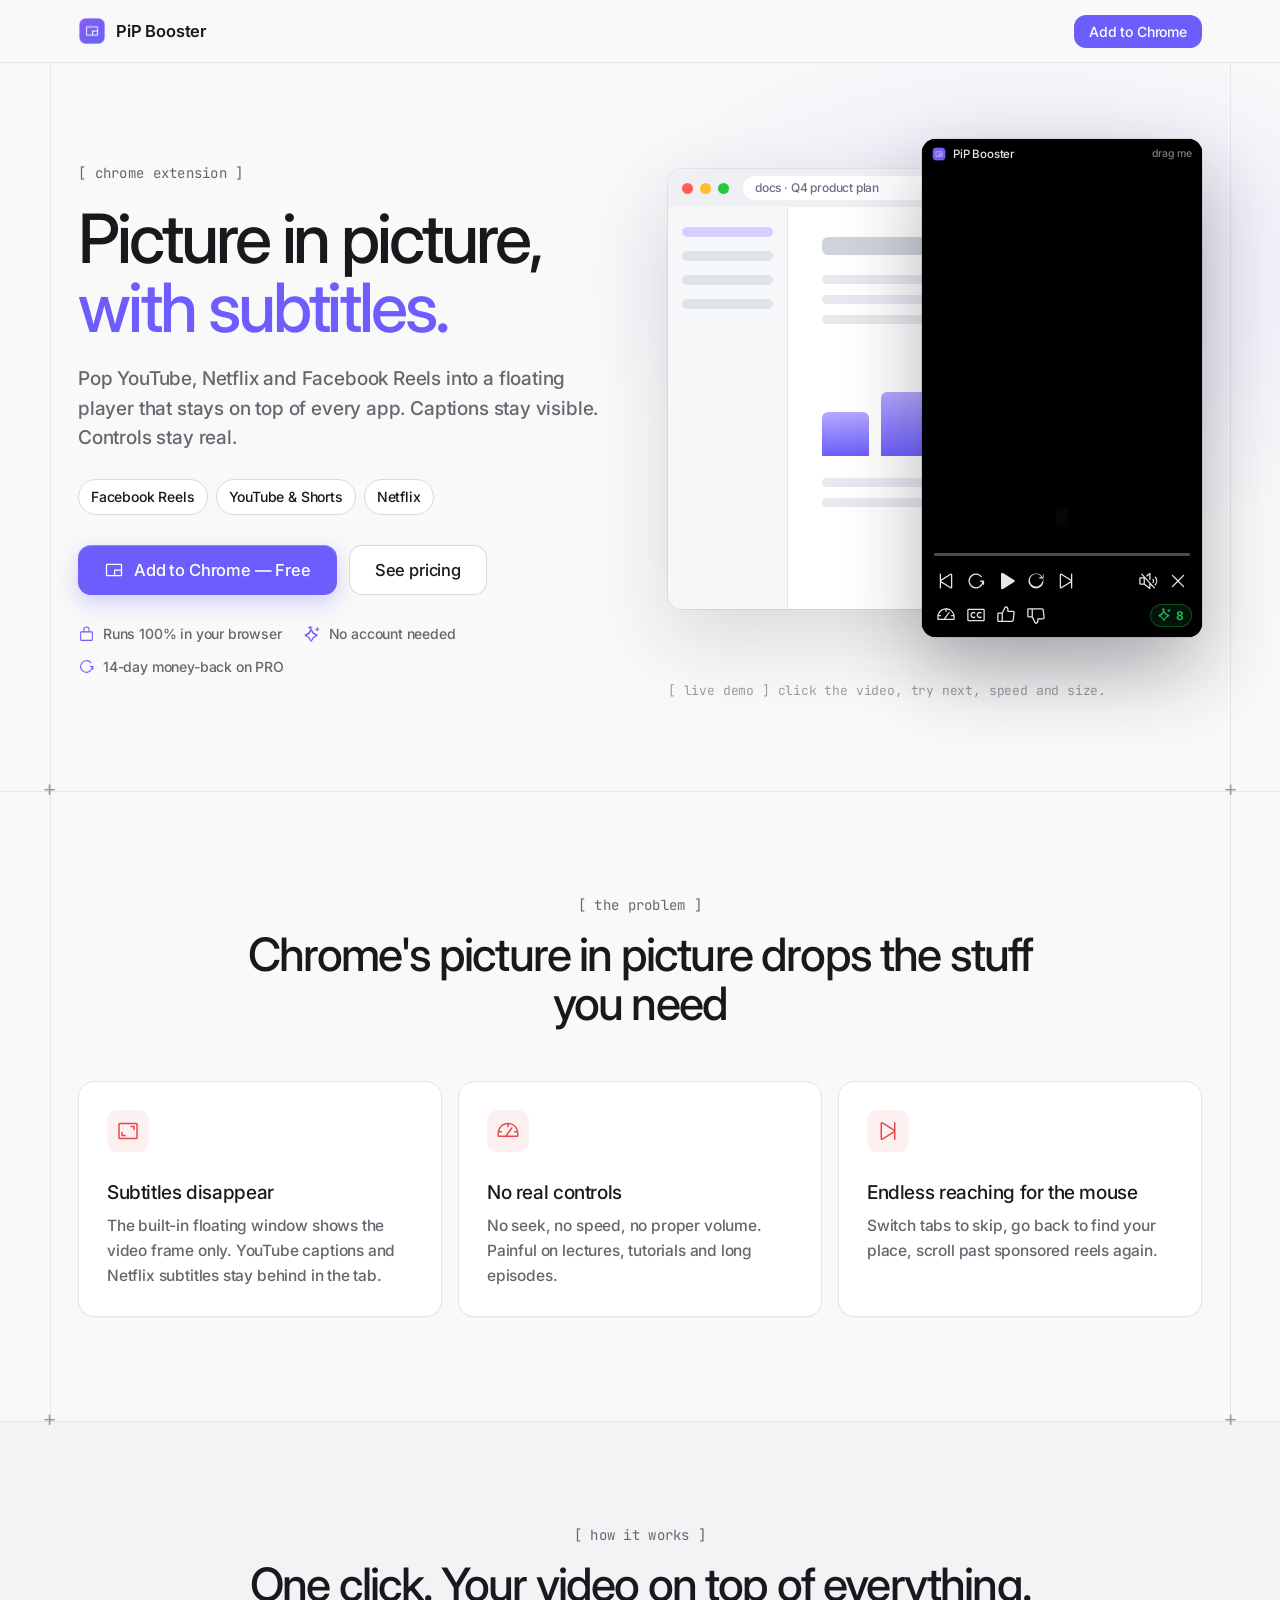
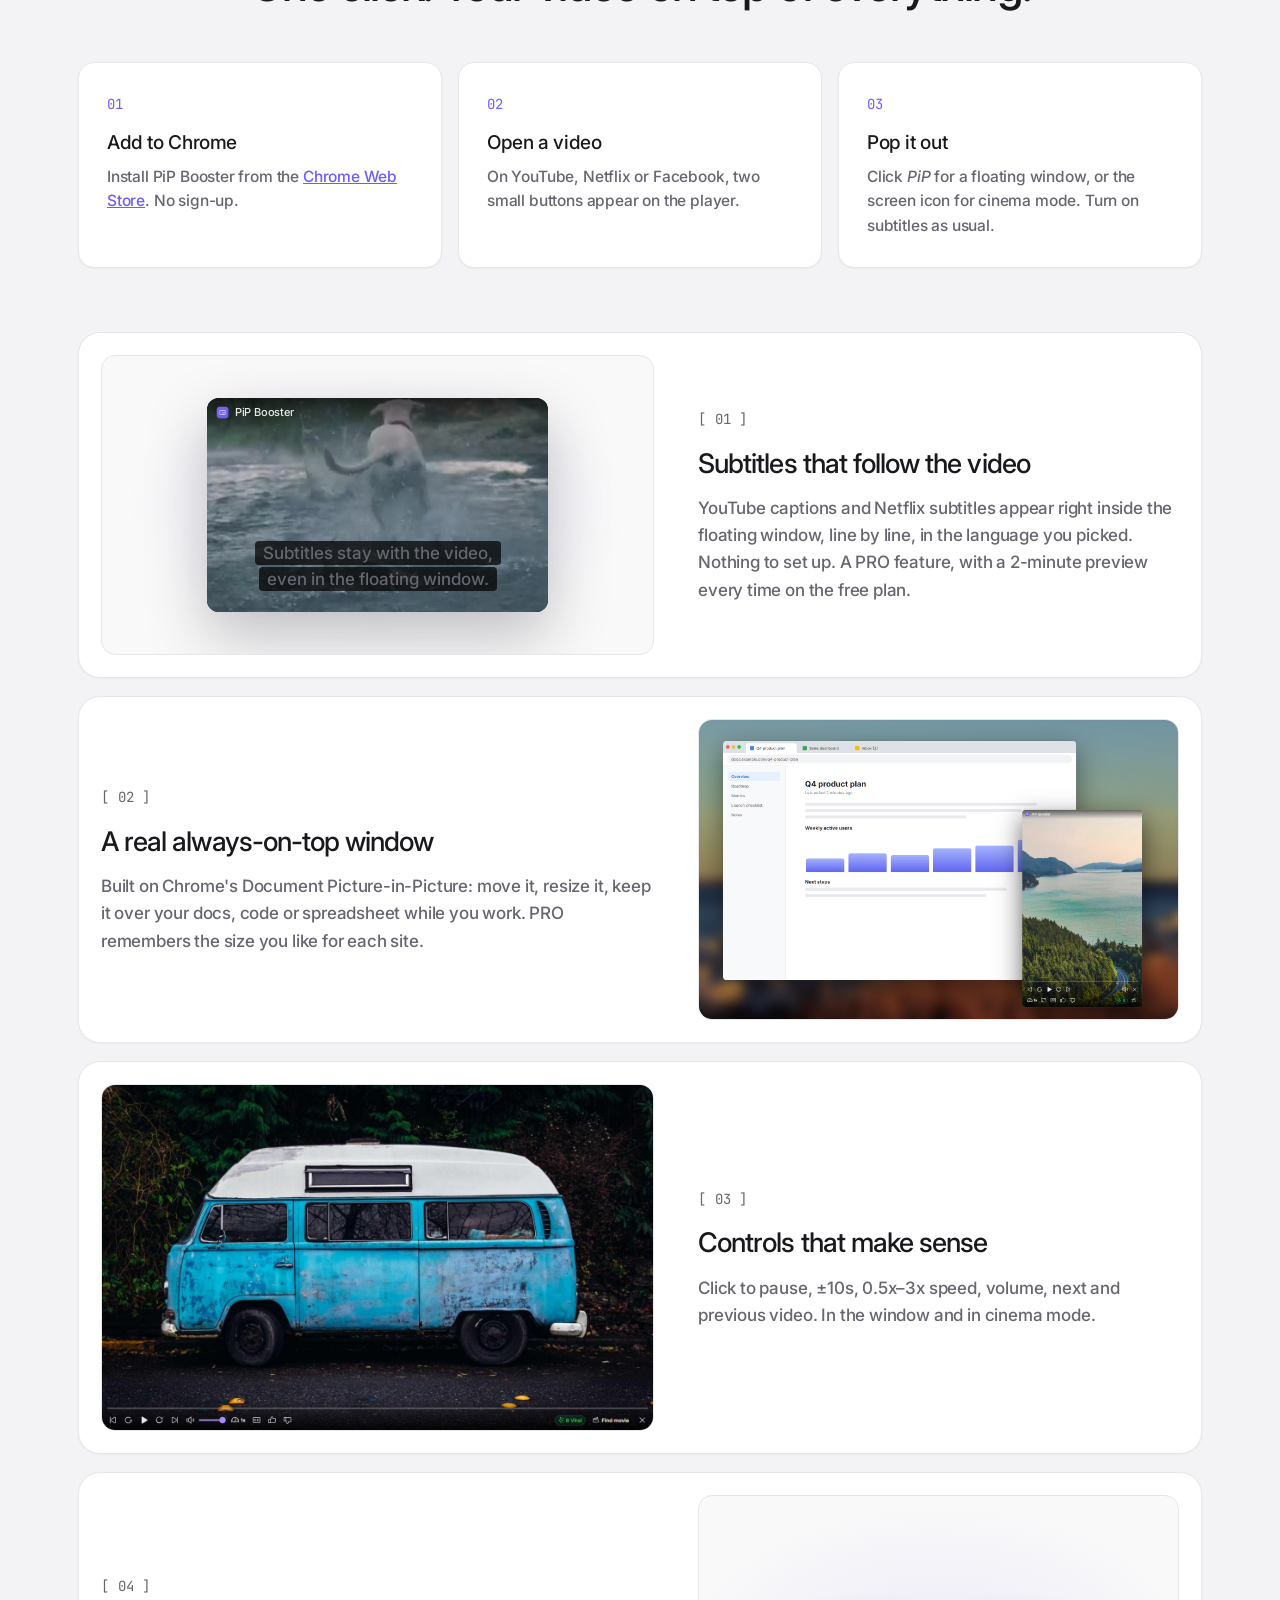
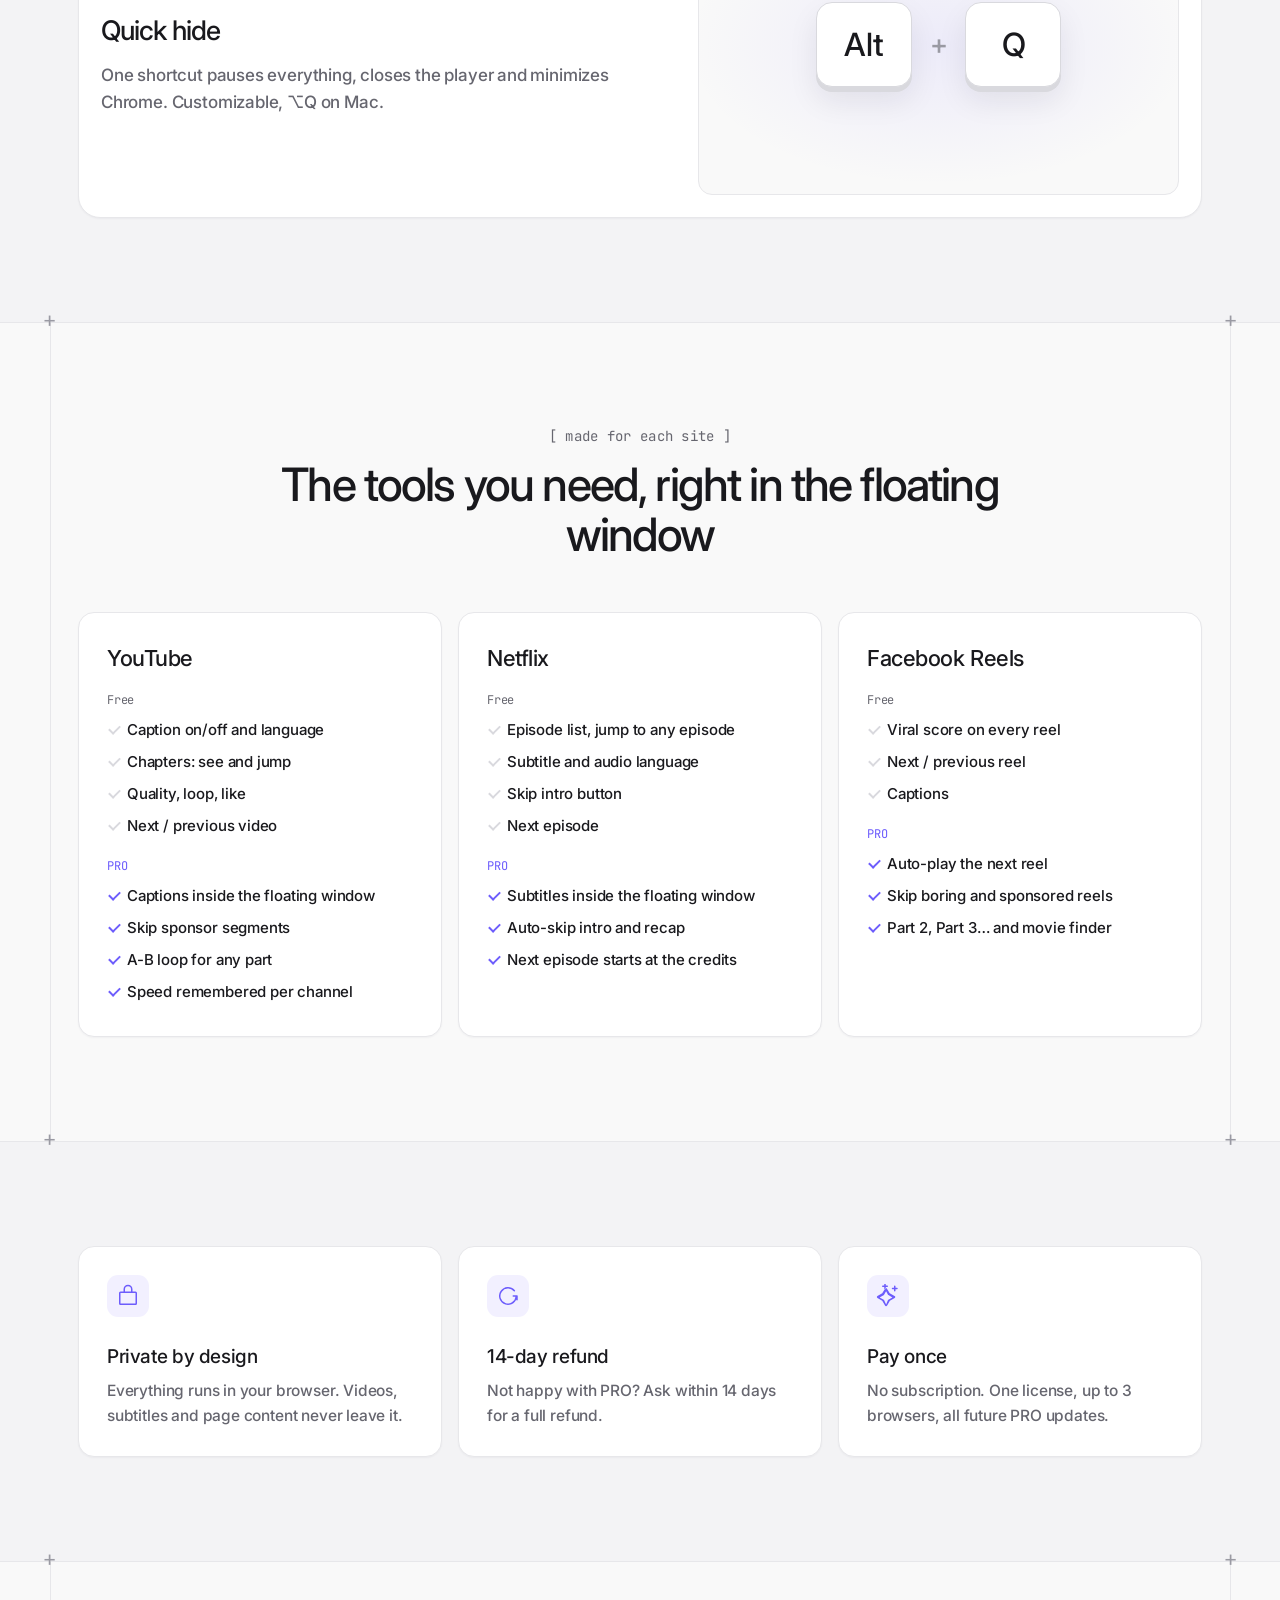
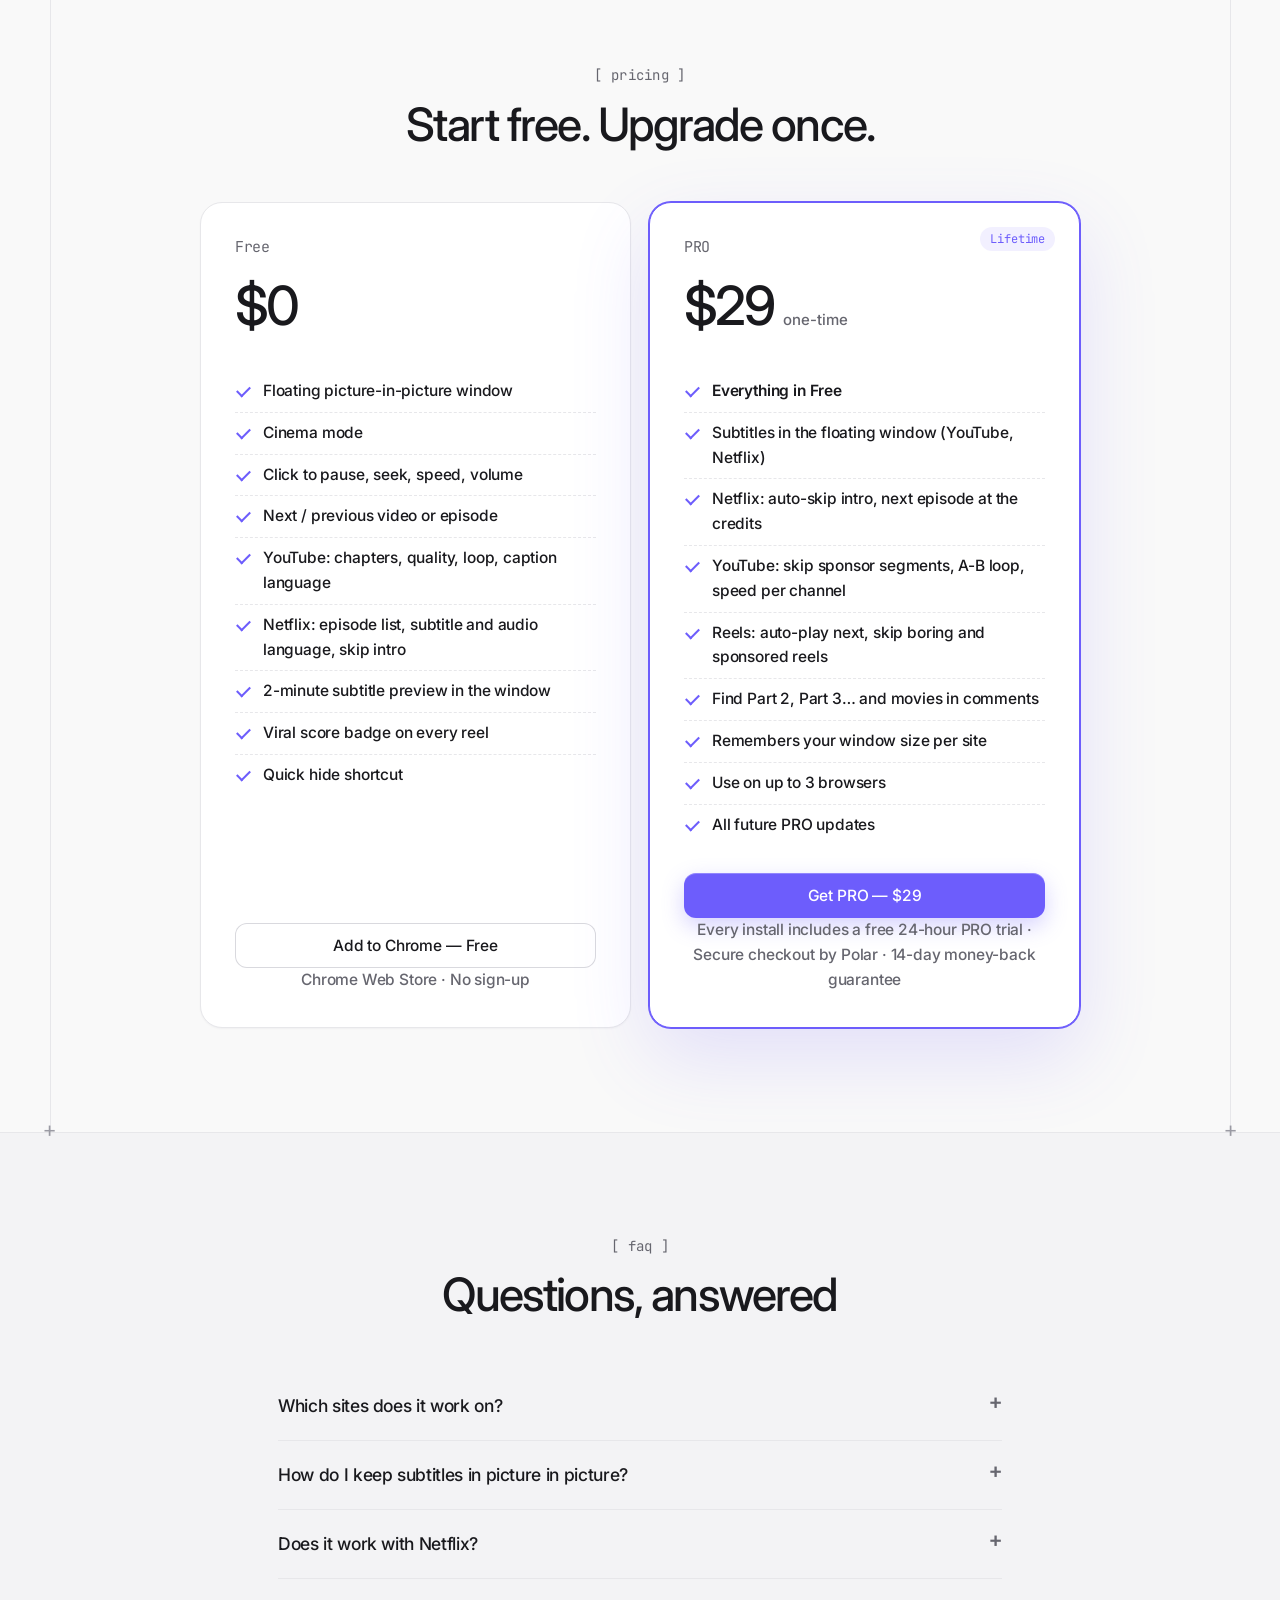
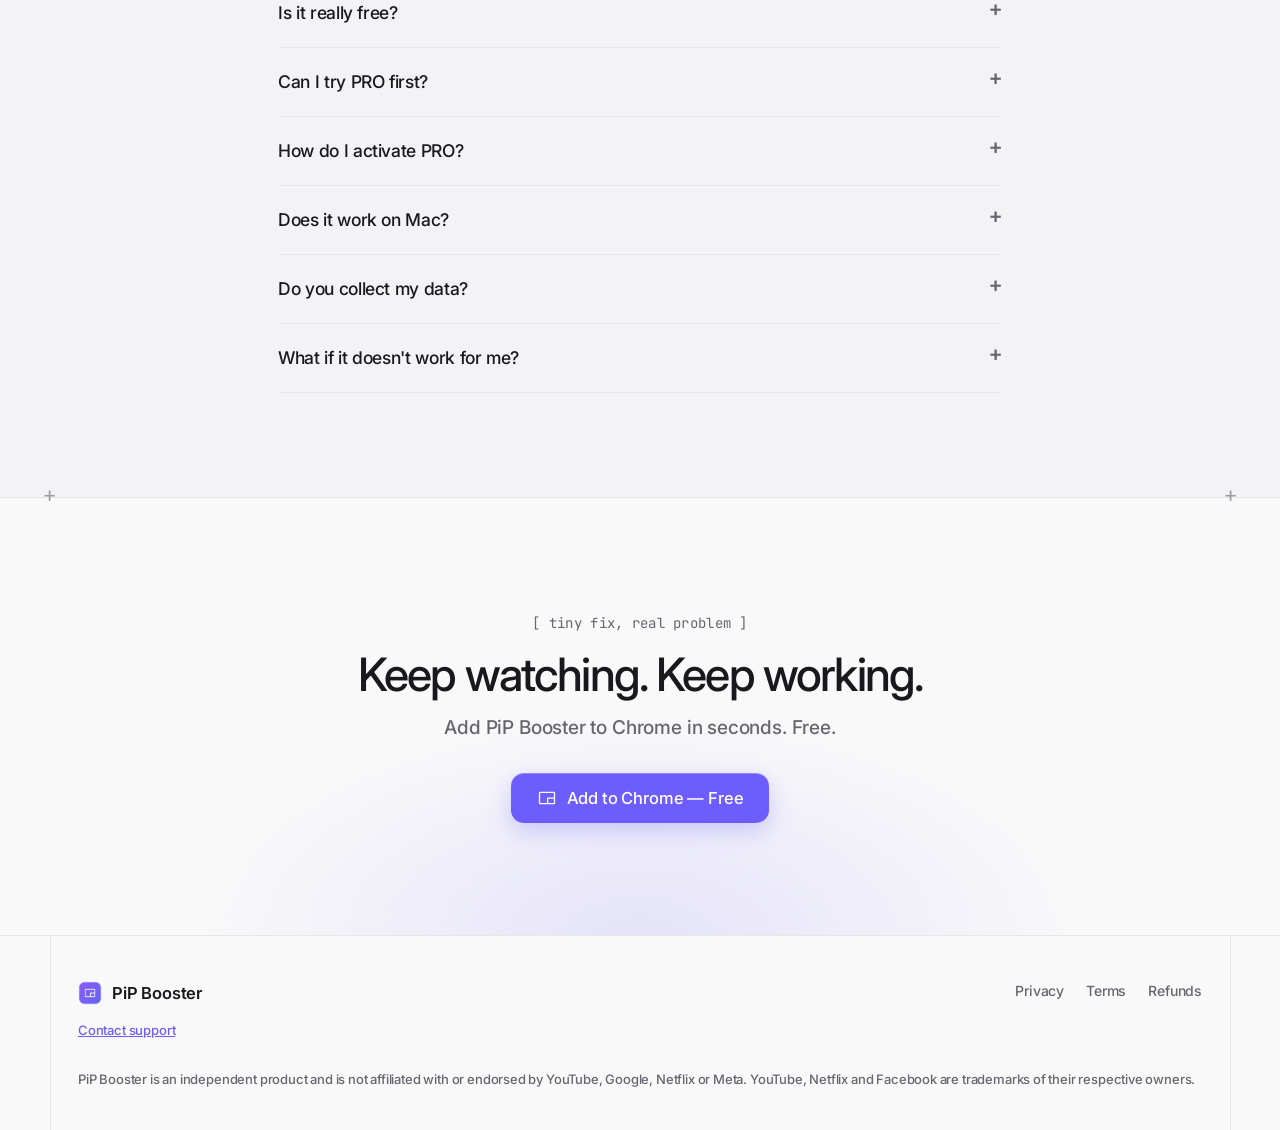
<file: index.html>
<!DOCTYPE html>
<html lang="en">
<head>
<meta charset="UTF-8">
<meta name="viewport" content="width=device-width, initial-scale=1">
<meta name="google-site-verification" content="D4LJq2IUkTBT9OFLGwPy_CTiEkXg6YDvknFVDNSqU38" />
<title>PiP Booster – Picture in Picture with Subtitles for YouTube, Netflix &amp; Facebook Reels</title>
<link rel="canonical" href="https://hoangkimquoc.github.io/pip-booster-site/">
<meta name="description" content="A floating picture-in-picture player for Chrome that keeps subtitles visible. Watch YouTube, Netflix and Facebook Reels on top of any app, with real controls and cinema mode. Free.">
<meta property="og:title" content="PiP Booster — Picture in picture, with subtitles">
<meta property="og:description" content="Float YouTube, Netflix and Facebook Reels on top of your work. Captions stay visible, controls stay real.">
<meta property="og:image" content="https://hoangkimquoc.github.io/pip-booster-site/img/og.png">
<meta property="og:url" content="https://hoangkimquoc.github.io/pip-booster-site/">
<meta property="og:type" content="website">
<meta name="twitter:card" content="summary_large_image">
<script type="application/ld+json">{"@context":"https://schema.org","@type":"SoftwareApplication","name":"PiP Booster","applicationCategory":"BrowserApplication","operatingSystem":"Chrome (Windows, macOS, Linux)","description":"Picture-in-picture floating player for YouTube, Netflix and Facebook Reels that keeps subtitles visible: always on top, cinema mode, speed control, next/prev video.","url":"https://hoangkimquoc.github.io/pip-booster-site/","image":"https://hoangkimquoc.github.io/pip-booster-site/img/og.png","offers":[{"@type":"Offer","name":"Free","price":"0","priceCurrency":"USD"},{"@type":"Offer","name":"PRO (lifetime)","price":"29","priceCurrency":"USD","url":"https://buy.polar.sh/polar_cl_VhT8J2mt26Sa3eNY66IMgWEqcHpRyMsOtiOFi4Nu2Fy"}]}</script>
<link rel="icon" href="img/icon-128.png">
<link rel="preconnect" href="https://fonts.googleapis.com">
<link rel="preconnect" href="https://fonts.gstatic.com" crossorigin>
<link href="https://fonts.googleapis.com/css2?family=Inter:wght@400;500;600&family=JetBrains+Mono:wght@400;500&display=swap" rel="stylesheet">
<link rel="stylesheet" href="style.css">
<script type="application/ld+json">{"@context":"https://schema.org","@type":"FAQPage","mainEntity":[{"@type":"Question","name":"Which sites does it work on?","acceptedAnswer":{"@type":"Answer","text":"YouTube (videos and Shorts), Netflix and Facebook Reels, in Chrome on Windows, macOS and Linux."}},{"@type":"Question","name":"How do I keep subtitles in picture in picture?","acceptedAnswer":{"@type":"Answer","text":"Turn on subtitles on the site as usual (the CC button on YouTube, the subtitle menu on Netflix), then click the PiP button. PiP Booster copies each line into the floating window as it appears. This is a PRO feature; on the free plan you get a 2-minute preview each time you open the window."}},{"@type":"Question","name":"Does it work with Netflix?","acceptedAnswer":{"@type":"Answer","text":"Yes. The video plays in the floating window at the same quality as in the tab. Picking an episode from the list, subtitle and audio language, skipping the intro and going to the next episode are free; showing Netflix subtitles inside the floating window and skipping intros automatically are PRO. Nothing is recorded or downloaded."}},{"@type":"Question","name":"Is it really free?","acceptedAnswer":{"@type":"Answer","text":"Yes. The floating window, cinema mode, all playback controls, the viral score and everything the site already offers (on YouTube: caption language, chapters, quality, loop; on Netflix: subtitle and audio language, skip intro) are free forever. PRO adds what we built on top: subtitles inside the floating window (with a 2-minute free preview each time), automatic intro skipping, skipping YouTube sponsor segments, A-B loop, speed remembered per channel, window size memory, auto-play next, skipping boring and sponsored reels, next-part links and the movie finder."}},{"@type":"Question","name":"Can I try PRO first?","acceptedAnswer":{"@type":"Answer","text":"Yes. Every new install gets all PRO features free for 24 hours. No sign-up, no card. After that, the free features keep working."}},{"@type":"Question","name":"How do I activate PRO?","acceptedAnswer":{"@type":"Answer","text":"After checkout you get a license key by email. Open the PiP Booster popup in Chrome, paste the key and click Activate. One license works on up to 3 browsers."}},{"@type":"Question","name":"Does it work on Mac?","acceptedAnswer":{"@type":"Answer","text":"Yes. Chrome 116 or newer on Windows, macOS and Linux."}},{"@type":"Question","name":"Do you collect my data?","acceptedAnswer":{"@type":"Answer","text":"No. Videos, subtitles and page content are processed locally and never leave your browser. The only lookup is the optional sponsor-segment check on YouTube (PRO), which sends a 4-character hash, not the video ID. Read the privacy policy."}},{"@type":"Question","name":"What if it doesn't work for me?","acceptedAnswer":{"@type":"Answer","text":"Request a refund within 14 days and you get your money back in full. See the refund policy."}}]}</script>
</head>
<body>

<!-- Không menu (1 page = 1 goal): chỉ logo + CTA -->
<header class="top">
  <div class="wrap top-in">
    <span class="logo"><img src="img/icon-128.png" alt="" width="28" height="28">PiP Booster</span>
    <a class="btn btn-sm" href="https://chromewebstore.google.com/detail/hfclcndligllaglnlbhophplnppjcgnl">Add to Chrome</a>
  </div>
</header>

<!-- 1. HERO -->
<section class="hero">
  <div class="wrap hero-grid">
    <div class="hero-copy">
      <span class="label">[ chrome extension ]</span>
      <h1>Picture in picture, <span class="accent">with subtitles.</span></h1>
      <p class="lead">Pop YouTube, Netflix and Facebook Reels into a floating player that stays on top of every app. Captions stay visible. Controls stay real.</p>
      <ul class="platforms" aria-label="Supported sites">
        <li>Facebook Reels</li>
        <li>YouTube &amp; Shorts</li>
        <li>Netflix</li>
      </ul>
      <div class="cta">
        <a class="btn btn-lg" href="https://chromewebstore.google.com/detail/hfclcndligllaglnlbhophplnppjcgnl"><svg xmlns="http://www.w3.org/2000/svg" width="24" height="24" viewBox="0 0 256 256" fill="currentColor"><path d="M216,48H40A16,16,0,0,0,24,64V192a16,16,0,0,0,16,16H216a16,16,0,0,0,16-16V64A16,16,0,0,0,216,48ZM40,64H216v56H136a8,8,0,0,0-8,8v64H40ZM216,192H144V136h72v56Z"/></svg>Add to Chrome — Free</a>
        <a class="btn btn-lg btn-ghost" href="#get">See pricing</a>
      </div>
      <ul class="trust">
        <li><svg xmlns="http://www.w3.org/2000/svg" width="24" height="24" viewBox="0 0 256 256" fill="currentColor"><path d="M208,80H176V56a48,48,0,0,0-96,0V80H48A16,16,0,0,0,32,96V208a16,16,0,0,0,16,16H208a16,16,0,0,0,16-16V96A16,16,0,0,0,208,80ZM96,56a32,32,0,0,1,64,0V80H96ZM208,208H48V96H208Z"/></svg>Runs 100% in your browser</li>
        <li><svg xmlns="http://www.w3.org/2000/svg" width="24" height="24" viewBox="0 0 256 256" fill="currentColor"><path d="M197.58,129.06l-51.27-29.6L117.06,50a12,12,0,0,0-20.94,0L66.58,99.43,15.31,129.06a12,12,0,0,0,0,20.94l51.27,29.6L96.12,229.1A12,12,0,0,0,107.94,236a11.82,11.82,0,0,0,5.47-1.31,12,12,0,0,0,5.47-5.58l29.19-49.57,51.51-29.72a12,12,0,0,0,0-20.76ZM175,143.85l-43.56,25.16a12,12,0,0,0-4.46,4.46L107.9,218,87.05,173.47a12,12,0,0,0-4.46-4.46L39,144.08,79.89,120.3A12.12,12.12,0,0,0,84.35,116l23.37-39.68L128,113.57a11.93,11.93,0,0,0,4.46,4.57Zm56.7-96.26a8,8,0,0,1-8,8H208v15.25a8,8,0,0,1-16,0V55.59H176.3a8,8,0,0,1,0-16H192V24.15a8,8,0,0,1,16,0V39.59h15.7A8,8,0,0,1,231.7,47.59ZM128,24.15a8,8,0,0,1-8,8H104v15.44a8,8,0,0,1-16,0V32.15H72a8,8,0,0,1,0-16H88V.71a8,8,0,0,1,16,0V16.15h16A8,8,0,0,1,128,24.15Z"/></svg>No account needed</li>
        <li><svg xmlns="http://www.w3.org/2000/svg" width="24" height="24" viewBox="0 0 256 256" fill="currentColor"><path d="M224,128a96,96,0,1,1-21.95-61.09,8,8,0,1,1-12.49,10A80,80,0,1,0,207.6,136H184a8,8,0,0,1,0-16h40a8,8,0,0,1,8,8v40a8,8,0,0,1-16,0V143.6A95.43,95.43,0,0,1,224,128Z"/></svg>14-day money-back on PRO</li>
      </ul>
    </div>

    <div class="stage" aria-label="Live demo">
      <div class="desk">
        <div class="desk-bar"><span class="dots"><i></i><i></i><i></i></span><span class="desk-url">docs · Q4 product plan</span></div>
        <div class="desk-body">
          <div class="desk-side"><b></b><b></b><b></b><b></b></div>
          <div class="desk-page">
            <div class="desk-h"></div><div class="desk-l" style="width:88%"></div><div class="desk-l" style="width:76%"></div><div class="desk-l" style="width:58%"></div>
            <div class="desk-chart"><i style="height:40%"></i><i style="height:58%"></i><i style="height:50%"></i><i style="height:72%"></i><i style="height:86%"></i></div>
            <div class="desk-l" style="width:70%"></div><div class="desk-l" style="width:52%"></div>
          </div>
        </div>
      </div>
      <div class="demo-pip" id="demo-pip">
        <div class="demo-titlebar"><img src="img/icon-128.png" alt="">PiP Booster<span>drag me</span></div>
        <div class="demo-frame"></div>
        <div class="demo-note" role="status"></div>
      </div>
      <button class="demo-reopen" id="demo-reopen" type="button" hidden><svg xmlns="http://www.w3.org/2000/svg" width="24" height="24" viewBox="0 0 256 256" fill="currentColor"><path d="M216,48H40A16,16,0,0,0,24,64V192a16,16,0,0,0,16,16H216a16,16,0,0,0,16-16V64A16,16,0,0,0,216,48ZM40,64H216v56H136a8,8,0,0,0-8,8v64H40ZM216,192H144V136h72v56Z"/></svg>Reopen player</button>
      <p class="stage-hint">[ live demo ] click the video, try next, speed and size.</p>
    </div>
  </div>
</section>

<!-- 2. PROBLEM -->
<section class="section">
  <div class="wrap">
    <p class="kicker">[ the problem ]</p>
    <h2 class="h2">Chrome's picture in picture drops the stuff you need</h2>
    <div class="pains">
      <div class="card pain"><svg xmlns="http://www.w3.org/2000/svg" width="24" height="24" viewBox="0 0 256 256" fill="currentColor"><path d="M200,80v32a8,8,0,0,1-16,0V88H160a8,8,0,0,1,0-16h32A8,8,0,0,1,200,80ZM96,168H72V144a8,8,0,0,0-16,0v32a8,8,0,0,0,8,8H96a8,8,0,0,0,0-16ZM232,56V200a16,16,0,0,1-16,16H40a16,16,0,0,1-16-16V56A16,16,0,0,1,40,40H216A16,16,0,0,1,232,56ZM216,200V56H40V200H216Z"/></svg><h3>Subtitles disappear</h3><p>The built-in floating window shows the video frame only. YouTube captions and Netflix subtitles stay behind in the tab.</p></div>
      <div class="card pain"><svg xmlns="http://www.w3.org/2000/svg" width="24" height="24" viewBox="0 0 256 256" fill="currentColor"><path d="M207.06,72.67A111.24,111.24,0,0,0,128,40h-.4C66.07,40.21,16,91,16,153.13V176a16,16,0,0,0,16,16H224a16,16,0,0,0,16-16V152A111.25,111.25,0,0,0,207.06,72.67ZM224,176H119.71l54.76-75.3a8,8,0,0,0-12.94-9.42L99.92,176H32V153.13c0-3.08.15-6.12.43-9.13H56a8,8,0,0,0,0-16H35.27c10.32-38.86,44-68.24,84.73-71.66V80a8,8,0,0,0,16,0V56.33A96.14,96.14,0,0,1,221,128H200a8,8,0,0,0,0,16h23.67c.21,2.65.33,5.31.33,8Z"/></svg><h3>No real controls</h3><p>No seek, no speed, no proper volume. Painful on lectures, tutorials and long episodes.</p></div>
      <div class="card pain"><svg xmlns="http://www.w3.org/2000/svg" width="24" height="24" viewBox="0 0 256 256" fill="currentColor"><path d="M200,32a8,8,0,0,0-8,8v69.23L72.43,34.45A15.95,15.95,0,0,0,48,47.88V208.12a16,16,0,0,0,24.43,13.43L192,146.77V216a8,8,0,0,0,16,0V40A8,8,0,0,0,200,32ZM64,207.93V48.05l127.84,80Z"/></svg><h3>Endless reaching for the mouse</h3><p>Switch tabs to skip, go back to find your place, scroll past sponsored reels again.</p></div>
    </div>
  </div>
</section>

<!-- 3. SOLUTION / HOW IT WORKS -->
<section class="section alt">
  <div class="wrap">
    <p class="kicker">[ how it works ]</p>
    <h2 class="h2">One click. Your video on top of everything.</h2>
    <div class="steps">
      <div class="card step"><b>01</b><h3>Add to Chrome</h3><p>Install PiP Booster from the <a href="https://chromewebstore.google.com/detail/hfclcndligllaglnlbhophplnppjcgnl">Chrome Web Store</a>. No sign-up.</p></div>
      <div class="card step"><b>02</b><h3>Open a video</h3><p>On YouTube, Netflix or Facebook, two small buttons appear on the player.</p></div>
      <div class="card step"><b>03</b><h3>Pop it out</h3><p>Click <em>PiP</em> for a floating window, or the screen icon for cinema mode. Turn on subtitles as usual.</p></div>
    </div>

    <div class="usps">
      <div class="card usp">
        <div class="subs-art" aria-hidden="true">
          <div class="subs-win">
            <div class="subs-bar"><img src="img/icon-128.png" alt="">PiP Booster</div>
            <img class="subs-frame" src="img/subs-frame.jpg" alt="">
            <p class="subs-line"><span>Subtitles stay with the video,<br>even in the floating window.</span></p>
          </div>
        </div>
        <div><span class="label">[ 01 ]</span><h3>Subtitles that follow the video</h3><p>YouTube captions and Netflix subtitles appear right inside the floating window, line by line, in the language you picked. Nothing to set up. A PRO feature, with a 2-minute preview every time on the free plan.</p></div>
      </div>
      <div class="card usp">
        <img src="img/hero.png" alt="Video playing in a floating window over a document" width="1600" height="1000" loading="lazy">
        <div><span class="label">[ 02 ]</span><h3>A real always-on-top window</h3><p>Built on Chrome's Document Picture-in-Picture: move it, resize it, keep it over your docs, code or spreadsheet while you work. PRO remembers the size you like for each site.</p></div>
      </div>
      <div class="card usp">
        <img src="img/cinema.png" alt="Cinema mode with a full-width control bar" width="1280" height="800" loading="lazy">
        <div><span class="label">[ 03 ]</span><h3>Controls that make sense</h3><p>Click to pause, ±10s, 0.5x–3x speed, volume, next and previous video. In the window and in cinema mode.</p></div>
      </div>
      <div class="card usp">
        <div class="kbd-art"><kbd>Alt</kbd><span>+</span><kbd>Q</kbd></div>
        <div><span class="label">[ 04 ]</span><h3>Quick hide</h3><p>One shortcut pauses everything, closes the player and minimizes Chrome. Customizable, ⌥Q on Mac.</p></div>
      </div>
    </div>
  </div>
</section>

<!-- 4. THEO TỪNG NỀN TẢNG: cái nền tảng có sẵn = Free, cái mình tự dựng = PRO -->
<section class="section">
  <div class="wrap">
    <p class="kicker">[ made for each site ]</p>
    <h2 class="h2">The tools you need, right in the floating window</h2>
    <div class="pains sites">
      <div class="card site">
        <h3>YouTube</h3>
        <p class="tier">Free</p>
        <ul><li>Caption on/off and language</li><li>Chapters: see and jump</li><li>Quality, loop, like</li><li>Next / previous video</li></ul>
        <p class="tier pro-tier">PRO</p>
        <ul><li>Captions inside the floating window</li><li>Skip sponsor segments</li><li>A-B loop for any part</li><li>Speed remembered per channel</li></ul>
      </div>
      <div class="card site">
        <h3>Netflix</h3>
        <p class="tier">Free</p>
        <ul><li>Episode list, jump to any episode</li><li>Subtitle and audio language</li><li>Skip intro button</li><li>Next episode</li></ul>
        <p class="tier pro-tier">PRO</p>
        <ul><li>Subtitles inside the floating window</li><li>Auto-skip intro and recap</li><li>Next episode starts at the credits</li></ul>
      </div>
      <div class="card site">
        <h3>Facebook Reels</h3>
        <p class="tier">Free</p>
        <ul><li>Viral score on every reel</li><li>Next / previous reel</li><li>Captions</li></ul>
        <p class="tier pro-tier">PRO</p>
        <ul><li>Auto-play the next reel</li><li>Skip boring and sponsored reels</li><li>Part 2, Part 3… and movie finder</li></ul>
      </div>
    </div>
  </div>
</section>

<!-- 5. PROOF (cam kết thay cho testimonial — chưa có review thật) -->
<section class="section alt">
  <div class="wrap promise">
    <div class="card"><svg xmlns="http://www.w3.org/2000/svg" width="24" height="24" viewBox="0 0 256 256" fill="currentColor"><path d="M208,80H176V56a48,48,0,0,0-96,0V80H48A16,16,0,0,0,32,96V208a16,16,0,0,0,16,16H208a16,16,0,0,0,16-16V96A16,16,0,0,0,208,80ZM96,56a32,32,0,0,1,64,0V80H96ZM208,208H48V96H208Z"/></svg><h3>Private by design</h3><p>Everything runs in your browser. Videos, subtitles and page content never leave it.</p></div>
    <div class="card"><svg xmlns="http://www.w3.org/2000/svg" width="24" height="24" viewBox="0 0 256 256" fill="currentColor"><path d="M224,128a96,96,0,1,1-21.95-61.09,8,8,0,1,1-12.49,10A80,80,0,1,0,207.6,136H184a8,8,0,0,1,0-16h40a8,8,0,0,1,8,8v40a8,8,0,0,1-16,0V143.6A95.43,95.43,0,0,1,224,128Z"/></svg><h3>14-day refund</h3><p>Not happy with PRO? Ask within 14 days for a full refund.</p></div>
    <div class="card"><svg xmlns="http://www.w3.org/2000/svg" width="24" height="24" viewBox="0 0 256 256" fill="currentColor"><path d="M197.58,129.06l-51.27-29.6L117.06,50a12,12,0,0,0-20.94,0L66.58,99.43,15.31,129.06a12,12,0,0,0,0,20.94l51.27,29.6L96.12,229.1A12,12,0,0,0,107.94,236a11.82,11.82,0,0,0,5.47-1.31,12,12,0,0,0,5.47-5.58l29.19-49.57,51.51-29.72a12,12,0,0,0,0-20.76ZM175,143.85l-43.56,25.16a12,12,0,0,0-4.46,4.46L107.9,218,87.05,173.47a12,12,0,0,0-4.46-4.46L39,144.08,79.89,120.3A12.12,12.12,0,0,0,84.35,116l23.37-39.68L128,113.57a11.93,11.93,0,0,0,4.46,4.57Zm56.7-96.26a8,8,0,0,1-8,8H208v15.25a8,8,0,0,1-16,0V55.59H176.3a8,8,0,0,1,0-16H192V24.15a8,8,0,0,1,16,0V39.59h15.7A8,8,0,0,1,231.7,47.59ZM128,24.15a8,8,0,0,1-8,8H104v15.44a8,8,0,0,1-16,0V32.15H72a8,8,0,0,1,0-16H88V.71a8,8,0,0,1,16,0V16.15h16A8,8,0,0,1,128,24.15Z"/></svg><h3>Pay once</h3><p>No subscription. One license, up to 3 browsers, all future PRO updates.</p></div>
  </div>
</section>

<!-- 6. PRICING (CTA chính) -->
<section class="section" id="get">
  <div class="wrap">
    <p class="kicker">[ pricing ]</p>
    <h2 class="h2">Start free. Upgrade once.</h2>
    <div class="plans">
      <div class="card plan">
        <h3>Free</h3>
        <div class="price">$0</div>
        <ul>
          <li>Floating picture-in-picture window</li>
          <li>Cinema mode</li>
          <li>Click to pause, seek, speed, volume</li>
          <li>Next / previous video or episode</li>
          <li>YouTube: chapters, quality, loop, caption language</li>
          <li>Netflix: episode list, subtitle and audio language, skip intro</li>
          <li>2-minute subtitle preview in the window</li>
          <li>Viral score badge on every reel</li>
          <li>Quick hide shortcut</li>
        </ul>
        <a class="btn btn-ghost full" href="https://chromewebstore.google.com/detail/hfclcndligllaglnlbhophplnppjcgnl">Add to Chrome — Free</a>
        <p class="fine">Chrome Web Store · No sign-up</p>
      </div>
      <div class="card plan pro">
        <span class="badge">Lifetime</span>
        <h3>PRO</h3>
        <div class="price">$29<small>one-time</small></div>
        <ul>
          <li><b>Everything in Free</b></li>
          <li>Subtitles in the floating window (YouTube, Netflix)</li>
          <li>Netflix: auto-skip intro, next episode at the credits</li>
          <li>YouTube: skip sponsor segments, A-B loop, speed per channel</li>
          <li>Reels: auto-play next, skip boring and sponsored reels</li>
          <li>Find Part 2, Part 3… and movies in comments</li>
          <li>Remembers your window size per site</li>
          <li>Use on up to 3 browsers</li>
          <li>All future PRO updates</li>
        </ul>
        <a class="btn full" href="https://buy.polar.sh/polar_cl_VhT8J2mt26Sa3eNY66IMgWEqcHpRyMsOtiOFi4Nu2Fy">Get PRO — $29</a>
        <p class="fine">Every install includes a free 24-hour PRO trial · Secure checkout by Polar · 14-day money-back guarantee</p>
      </div>
    </div>
  </div>
</section>

<!-- 7. FAQ (build-site sinh FAQPage JSON-LD từ các <details> này) -->
<section class="section alt" id="faq">
  <div class="wrap narrow">
    <p class="kicker">[ faq ]</p>
    <h2 class="h2">Questions, answered</h2>
    <details><summary>Which sites does it work on?</summary><p>YouTube (videos and Shorts), Netflix and Facebook Reels, in Chrome on Windows, macOS and Linux.</p></details>
    <details><summary>How do I keep subtitles in picture in picture?</summary><p>Turn on subtitles on the site as usual (the CC button on YouTube, the subtitle menu on Netflix), then click the PiP button. PiP Booster copies each line into the floating window as it appears. This is a PRO feature; on the free plan you get a 2-minute preview each time you open the window.</p></details>
    <details><summary>Does it work with Netflix?</summary><p>Yes. The video plays in the floating window at the same quality as in the tab. Picking an episode from the list, subtitle and audio language, skipping the intro and going to the next episode are free; showing Netflix subtitles inside the floating window and skipping intros automatically are PRO. Nothing is recorded or downloaded.</p></details>
    <details><summary>Is it really free?</summary><p>Yes. The floating window, cinema mode, all playback controls, the viral score and everything the site already offers (on YouTube: caption language, chapters, quality, loop; on Netflix: subtitle and audio language, skip intro) are free forever. PRO adds what we built on top: subtitles inside the floating window (with a 2-minute free preview each time), automatic intro skipping, skipping YouTube sponsor segments, A-B loop, speed remembered per channel, window size memory, auto-play next, skipping boring and sponsored reels, next-part links and the movie finder.</p></details>
    <details><summary>Can I try PRO first?</summary><p>Yes. Every new install gets all PRO features free for 24 hours. No sign-up, no card. After that, the free features keep working.</p></details>
    <details><summary>How do I activate PRO?</summary><p>After checkout you get a license key by email. Open the PiP Booster popup in Chrome, paste the key and click Activate. One license works on up to 3 browsers.</p></details>
    <details><summary>Does it work on Mac?</summary><p>Yes. Chrome 116 or newer on Windows, macOS and Linux.</p></details>
    <details><summary>Do you collect my data?</summary><p>No. Videos, subtitles and page content are processed locally and never leave your browser. The only lookup is the optional sponsor-segment check on YouTube (PRO), which sends a 4-character hash, not the video ID. Read the <a href="privacy/">privacy policy</a>.</p></details>
    <details><summary>What if it doesn't work for me?</summary><p>Request a refund within 14 days and you get your money back in full. See the <a href="refund/">refund policy</a>.</p></details>
  </div>
</section>

<!-- 8. FINAL CTA -->
<section class="final">
  <div class="wrap center">
    <span class="label">[ tiny fix, real problem ]</span>
    <h2 class="h2">Keep watching. Keep working.</h2>
    <p class="lead">Add PiP Booster to Chrome in seconds. Free.</p>
    <a class="btn btn-lg" href="https://chromewebstore.google.com/detail/hfclcndligllaglnlbhophplnppjcgnl"><svg xmlns="http://www.w3.org/2000/svg" width="24" height="24" viewBox="0 0 256 256" fill="currentColor"><path d="M216,48H40A16,16,0,0,0,24,64V192a16,16,0,0,0,16,16H216a16,16,0,0,0,16-16V64A16,16,0,0,0,216,48ZM40,64H216v56H136a8,8,0,0,0-8,8v64H40ZM216,192H144V136h72v56Z"/></svg>Add to Chrome — Free</a>
  </div>
</section>

<footer class="foot">
  <div class="wrap foot-in">
    <div>
      <a class="logo" href="./"><img src="img/icon-128.png" alt="" width="24" height="24">PiP Booster</a>
      <p class="fine"><a href="https://github.com/hoangkimquoc/pip-booster-site/issues/new/choose">Contact support</a></p>
    </div>
    <div class="foot-links">
      <a href="privacy/">Privacy</a><a href="terms/">Terms</a><a href="refund/">Refunds</a>
    </div>
  </div>
  <p class="wrap fine disclaimer">PiP Booster is an independent product and is not affiliated with or endorsed by YouTube, Google, Netflix or Meta. YouTube, Netflix and Facebook are trademarks of their respective owners.</p>
</footer>

<script type="module" src="demo.js"></script>
</body>
</html>
</file>
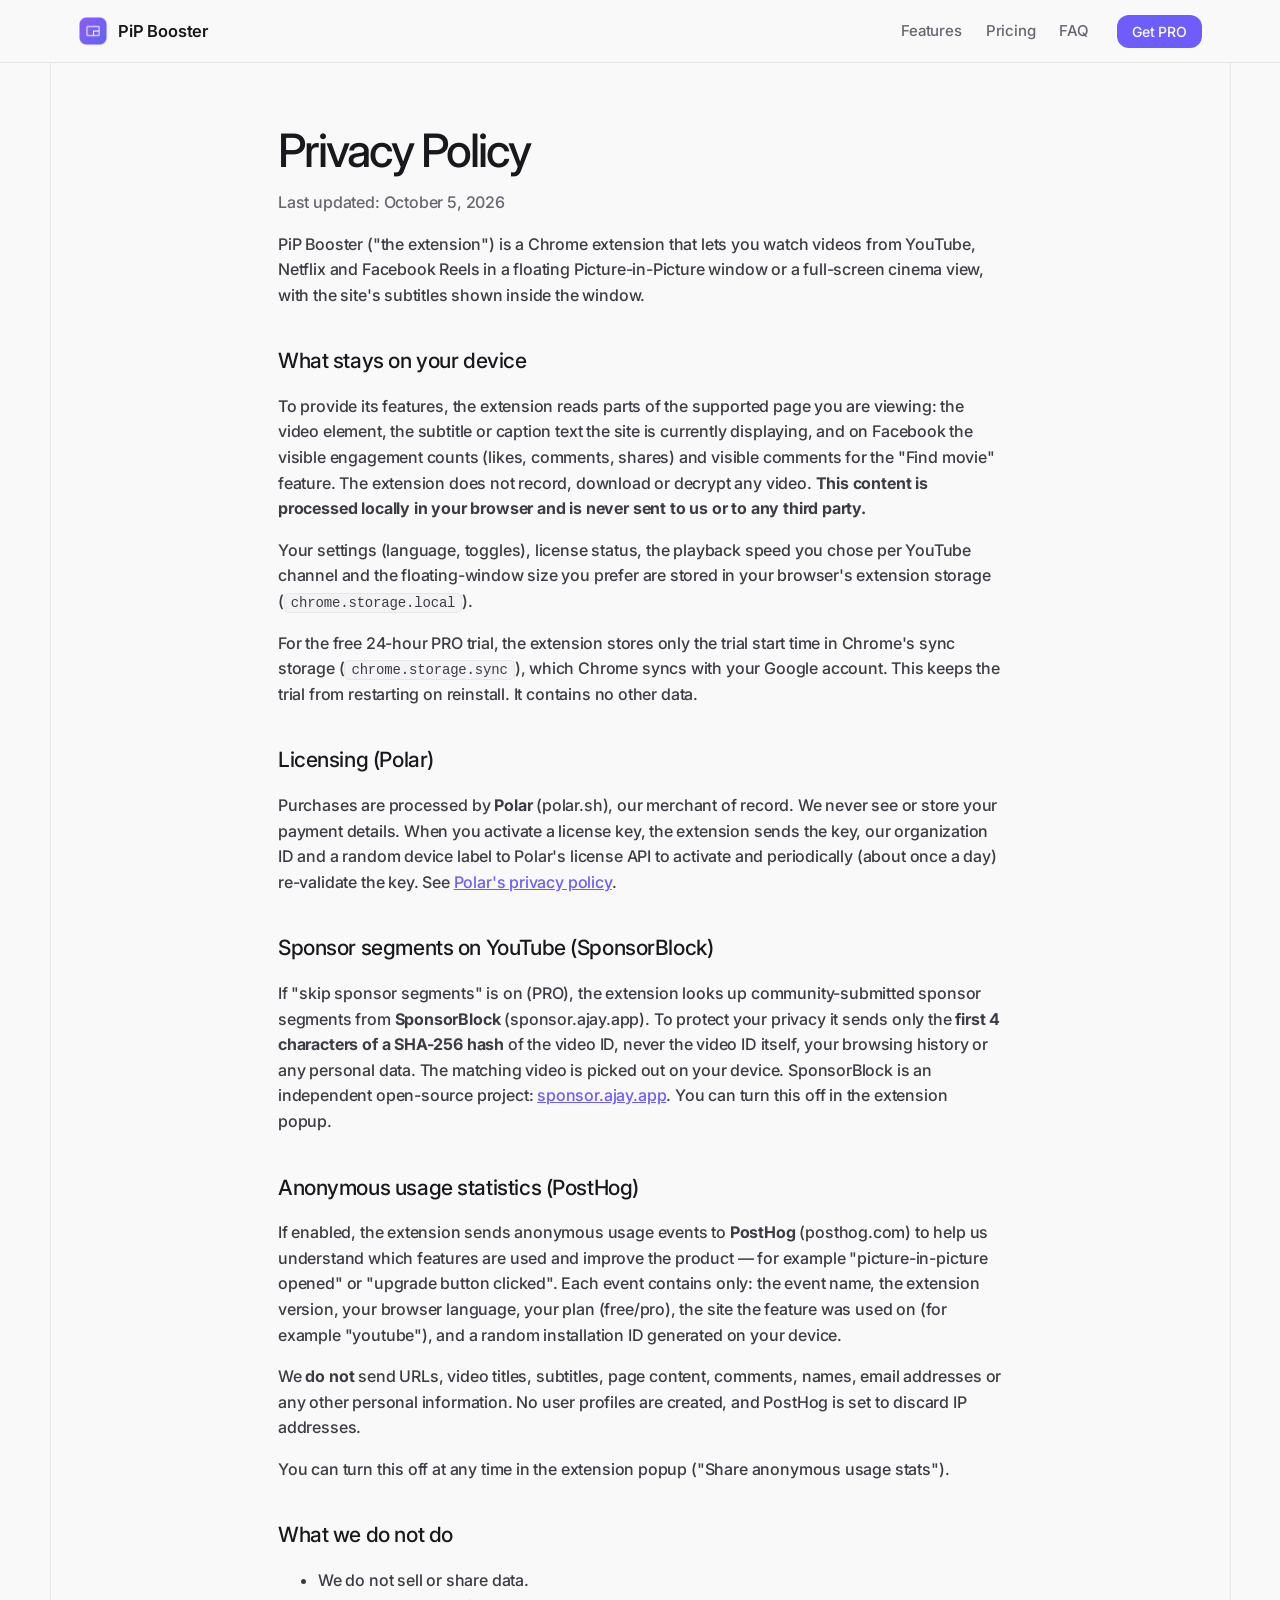
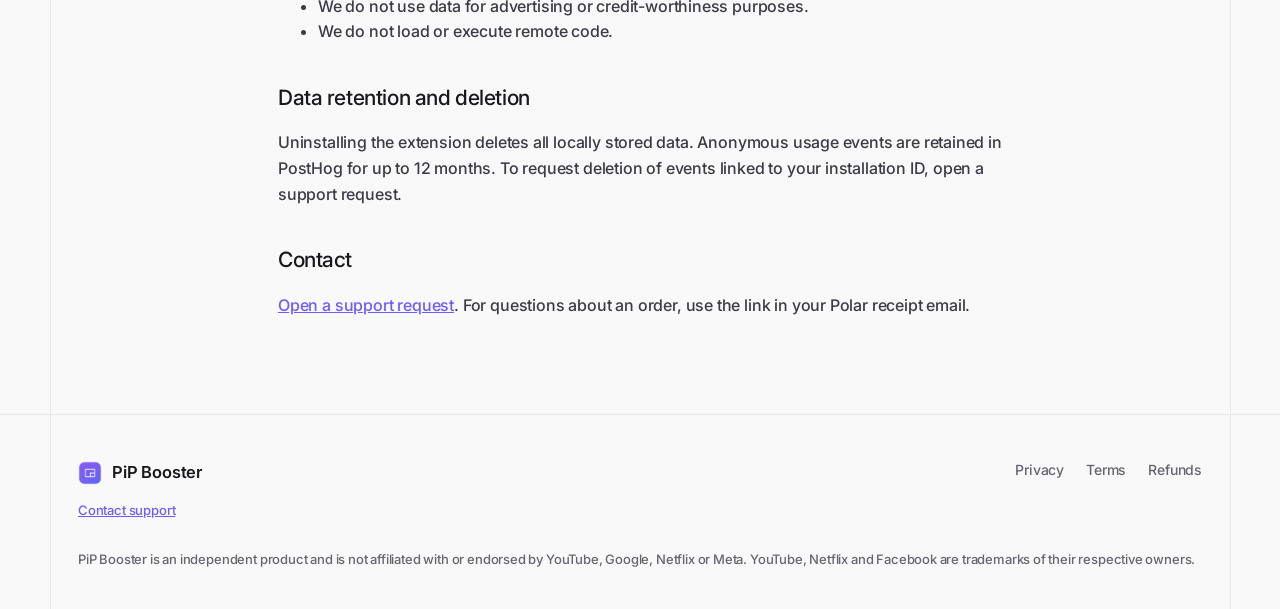
<file: privacy/index.html>
<!DOCTYPE html>
<html lang="en">
<head>
<meta charset="UTF-8">
<meta name="viewport" content="width=device-width, initial-scale=1">
<title>Privacy Policy — PiP Booster</title>
<link rel="icon" href="../img/icon-128.png">
<link rel="preconnect" href="https://fonts.googleapis.com">
<link rel="preconnect" href="https://fonts.gstatic.com" crossorigin>
<link href="https://fonts.googleapis.com/css2?family=Inter:wght@400;500;600&family=JetBrains+Mono:wght@400;500&display=swap" rel="stylesheet">
<link rel="stylesheet" href="../style.css">
</head>
<body>
<header class="nav">
  <div class="wrap nav-in">
    <a class="logo" href="../"><img src="../img/icon-128.png" alt="" width="30" height="30">PiP Booster</a>
    <nav class="links">
      <a href="../#features">Features</a>
      <a href="../#pricing">Pricing</a>
      <a href="../#faq">FAQ</a>
    </nav>
    <a class="btn btn-sm" href="https://buy.polar.sh/polar_cl_VhT8J2mt26Sa3eNY66IMgWEqcHpRyMsOtiOFi4Nu2Fy">Get PRO</a>
  </div>
</header>
<main class="wrap narrow legal">
  <h1>Privacy Policy</h1>
  <p class="muted">Last updated: October 5, 2026</p>

  <p>PiP Booster ("the extension") is a Chrome extension that lets you watch videos from YouTube, Netflix and Facebook Reels in a floating Picture-in-Picture window or a full-screen cinema view, with the site's subtitles shown inside the window.</p>

  <h2>What stays on your device</h2>
  <p>To provide its features, the extension reads parts of the supported page you are viewing: the video element, the subtitle or caption text the site is currently displaying, and on Facebook the visible engagement counts (likes, comments, shares) and visible comments for the "Find movie" feature. The extension does not record, download or decrypt any video. <strong>This content is processed locally in your browser and is never sent to us or to any third party.</strong></p>
  <p>Your settings (language, toggles), license status, the playback speed you chose per YouTube channel and the floating-window size you prefer are stored in your browser's extension storage (<code>chrome.storage.local</code>).</p>
  <p>For the free 24-hour PRO trial, the extension stores only the trial start time in Chrome's sync storage (<code>chrome.storage.sync</code>), which Chrome syncs with your Google account. This keeps the trial from restarting on reinstall. It contains no other data.</p>

  <h2>Licensing (Polar)</h2>
  <p>Purchases are processed by <strong>Polar</strong> (polar.sh), our merchant of record. We never see or store your payment details. When you activate a license key, the extension sends the key, our organization ID and a random device label to Polar's license API to activate and periodically (about once a day) re-validate the key. See <a href="https://polar.sh/legal/privacy">Polar's privacy policy</a>.</p>

  <h2>Sponsor segments on YouTube (SponsorBlock)</h2>
  <p>If "skip sponsor segments" is on (PRO), the extension looks up community-submitted sponsor segments from <strong>SponsorBlock</strong> (sponsor.ajay.app). To protect your privacy it sends only the <strong>first 4 characters of a SHA-256 hash</strong> of the video ID, never the video ID itself, your browsing history or any personal data. The matching video is picked out on your device. SponsorBlock is an independent open-source project: <a href="https://sponsor.ajay.app/">sponsor.ajay.app</a>. You can turn this off in the extension popup.</p>

  <h2>Anonymous usage statistics (PostHog)</h2>
  <p>If enabled, the extension sends anonymous usage events to <strong>PostHog</strong> (posthog.com) to help us understand which features are used and improve the product — for example "picture-in-picture opened" or "upgrade button clicked". Each event contains only: the event name, the extension version, your browser language, your plan (free/pro), the site the feature was used on (for example "youtube"), and a random installation ID generated on your device.</p>
  <p>We <strong>do not</strong> send URLs, video titles, subtitles, page content, comments, names, email addresses or any other personal information. No user profiles are created, and PostHog is set to discard IP addresses.</p>
  <p>You can turn this off at any time in the extension popup ("Share anonymous usage stats").</p>

  <h2>What we do not do</h2>
  <ul>
    <li>We do not sell or share data.</li>
    <li>We do not use data for advertising or credit-worthiness purposes.</li>
    <li>We do not load or execute remote code.</li>
  </ul>

  <h2>Data retention and deletion</h2>
  <p>Uninstalling the extension deletes all locally stored data. Anonymous usage events are retained in PostHog for up to 12 months. To request deletion of events linked to your installation ID, open a support request.</p>

  <h2>Contact</h2>
  <p><a href="https://github.com/hoangkimquoc/pip-booster-site/issues/new/choose">Open a support request</a>. For questions about an order, use the link in your Polar receipt email.</p>
</main>
<footer class="foot">
  <div class="wrap foot-in">
    <div>
      <a class="logo" href="../"><img src="../img/icon-128.png" alt="" width="24" height="24">PiP Booster</a>
      <p class="fine"><a href="https://github.com/hoangkimquoc/pip-booster-site/issues/new/choose">Contact support</a></p>
    </div>
    <div class="foot-links">
      <a href="../privacy/">Privacy</a><a href="../terms/">Terms</a><a href="../refund/">Refunds</a>
    </div>
  </div>
  <p class="wrap fine disclaimer">PiP Booster is an independent product and is not affiliated with or endorsed by YouTube, Google, Netflix or Meta. YouTube, Netflix and Facebook are trademarks of their respective owners.</p>
</footer>
</body>
</html>
</file>
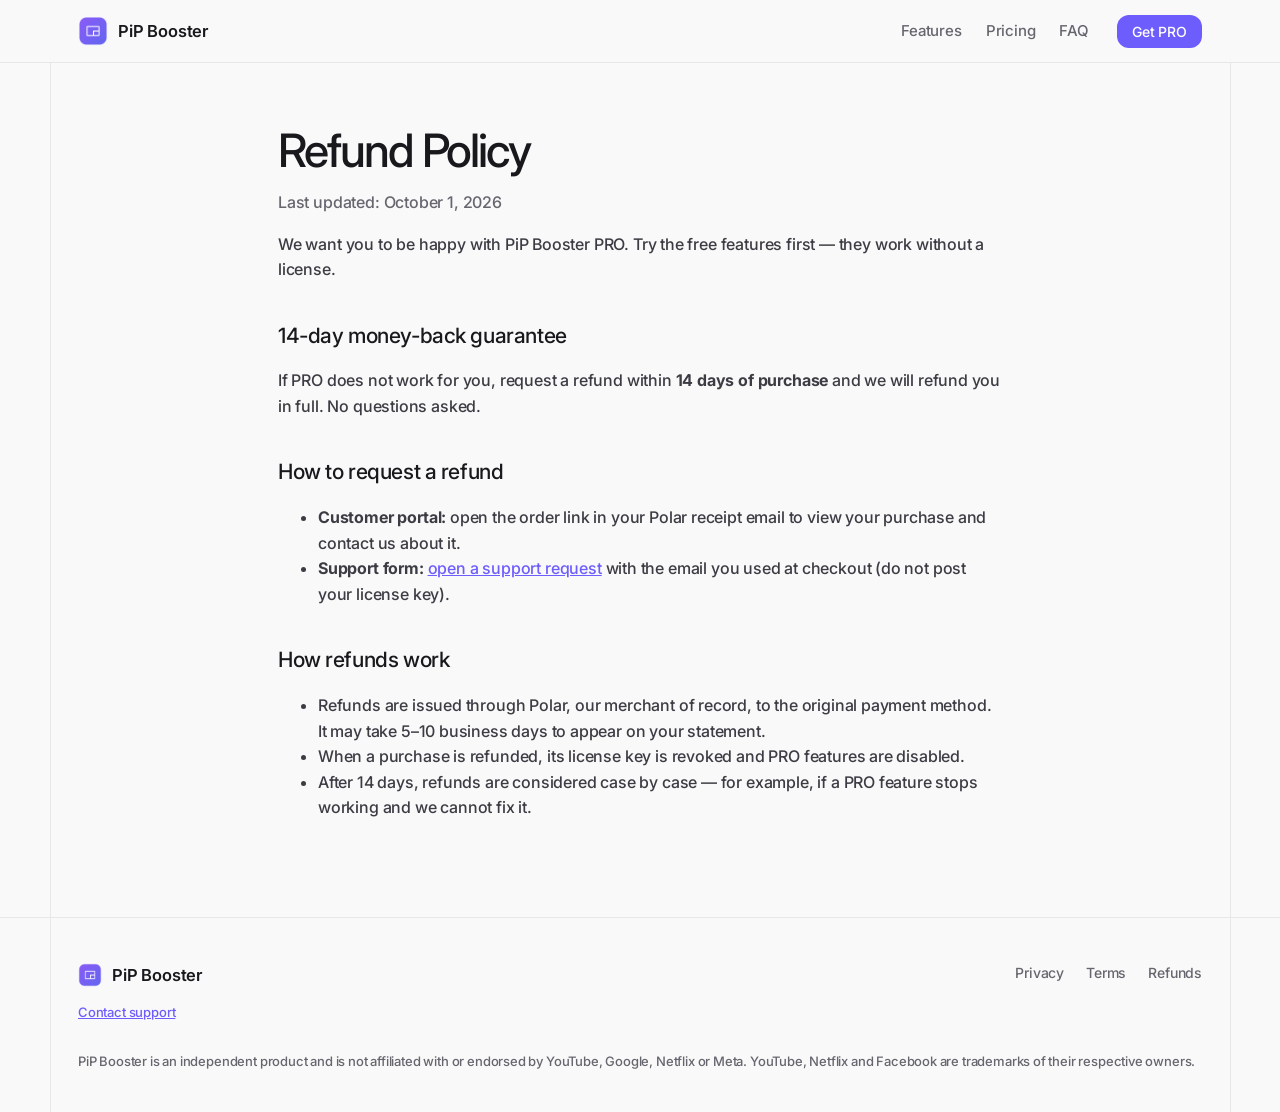
<file: refund/index.html>
<!DOCTYPE html>
<html lang="en">
<head>
<meta charset="UTF-8">
<meta name="viewport" content="width=device-width, initial-scale=1">
<title>Refund Policy — PiP Booster</title>
<link rel="icon" href="../img/icon-128.png">
<link rel="preconnect" href="https://fonts.googleapis.com">
<link rel="preconnect" href="https://fonts.gstatic.com" crossorigin>
<link href="https://fonts.googleapis.com/css2?family=Inter:wght@400;500;600&family=JetBrains+Mono:wght@400;500&display=swap" rel="stylesheet">
<link rel="stylesheet" href="../style.css">
</head>
<body>
<header class="nav">
  <div class="wrap nav-in">
    <a class="logo" href="../"><img src="../img/icon-128.png" alt="" width="30" height="30">PiP Booster</a>
    <nav class="links">
      <a href="../#features">Features</a>
      <a href="../#pricing">Pricing</a>
      <a href="../#faq">FAQ</a>
    </nav>
    <a class="btn btn-sm" href="https://buy.polar.sh/polar_cl_VhT8J2mt26Sa3eNY66IMgWEqcHpRyMsOtiOFi4Nu2Fy">Get PRO</a>
  </div>
</header>
<main class="wrap narrow legal">
  <h1>Refund Policy</h1>
  <p class="muted">Last updated: October 1, 2026</p>

  <p>We want you to be happy with PiP Booster PRO. Try the free features first — they work without a license.</p>

  <h2>14-day money-back guarantee</h2>
  <p>If PRO does not work for you, request a refund within <b>14 days of purchase</b> and we will refund you in full. No questions asked.</p>
  <h2>How to request a refund</h2>
  <ul>
    <li><b>Customer portal:</b> open the order link in your Polar receipt email to view your purchase and contact us about it.</li>
    <li><b>Support form:</b> <a href="https://github.com/hoangkimquoc/pip-booster-site/issues/new/choose">open a support request</a> with the email you used at checkout (do not post your license key).</li>
  </ul>

  <h2>How refunds work</h2>
  <ul>
    <li>Refunds are issued through Polar, our merchant of record, to the original payment method. It may take 5–10 business days to appear on your statement.</li>
    <li>When a purchase is refunded, its license key is revoked and PRO features are disabled.</li>
    <li>After 14 days, refunds are considered case by case — for example, if a PRO feature stops working and we cannot fix it.</li>
  </ul>
</main>
<footer class="foot">
  <div class="wrap foot-in">
    <div>
      <a class="logo" href="../"><img src="../img/icon-128.png" alt="" width="24" height="24">PiP Booster</a>
      <p class="fine"><a href="https://github.com/hoangkimquoc/pip-booster-site/issues/new/choose">Contact support</a></p>
    </div>
    <div class="foot-links">
      <a href="../privacy/">Privacy</a><a href="../terms/">Terms</a><a href="../refund/">Refunds</a>
    </div>
  </div>
  <p class="wrap fine disclaimer">PiP Booster is an independent product and is not affiliated with or endorsed by YouTube, Google, Netflix or Meta. YouTube, Netflix and Facebook are trademarks of their respective owners.</p>
</footer>
</body>
</html>
</file>
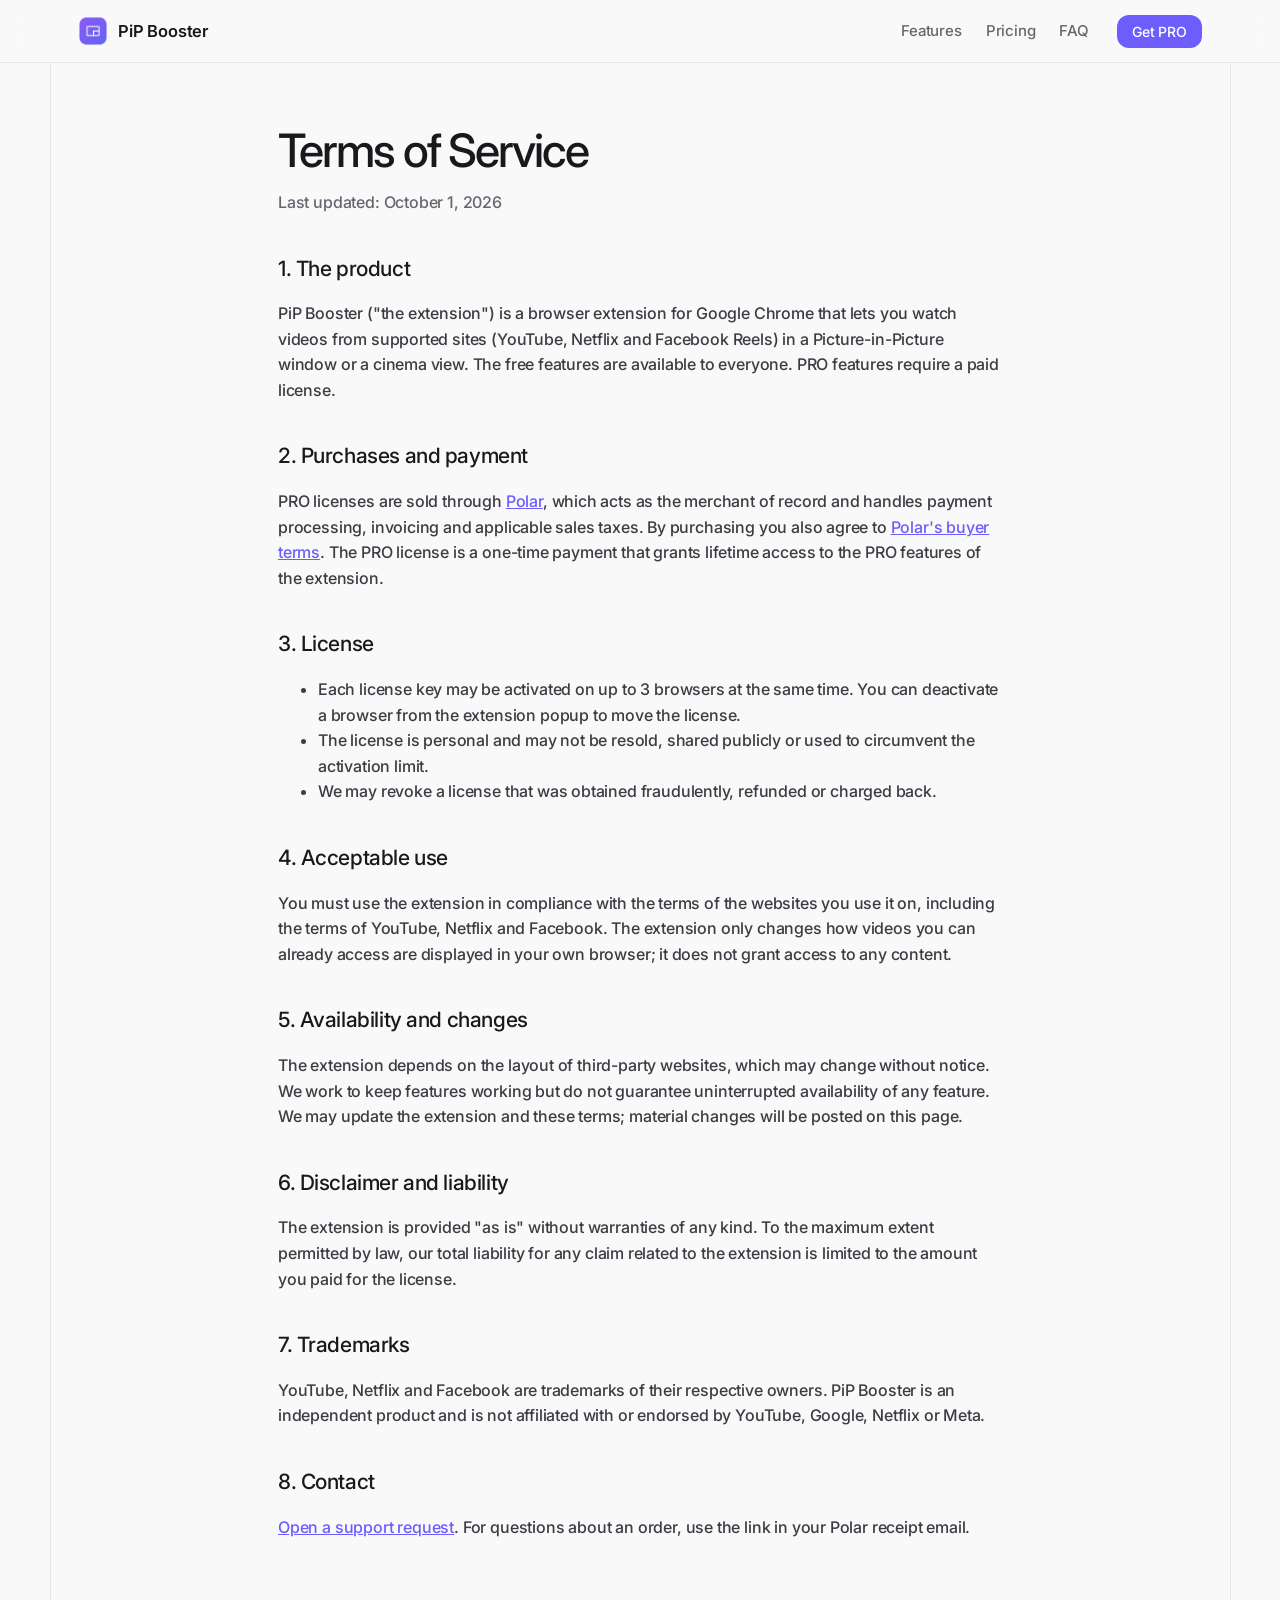
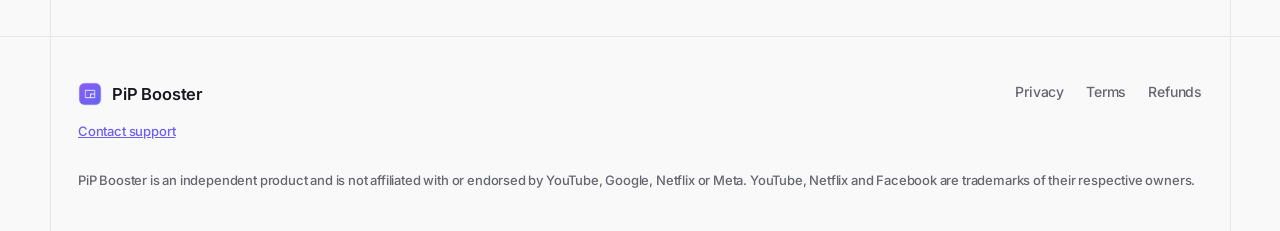
<file: terms/index.html>
<!DOCTYPE html>
<html lang="en">
<head>
<meta charset="UTF-8">
<meta name="viewport" content="width=device-width, initial-scale=1">
<title>Terms of Service — PiP Booster</title>
<link rel="icon" href="../img/icon-128.png">
<link rel="preconnect" href="https://fonts.googleapis.com">
<link rel="preconnect" href="https://fonts.gstatic.com" crossorigin>
<link href="https://fonts.googleapis.com/css2?family=Inter:wght@400;500;600&family=JetBrains+Mono:wght@400;500&display=swap" rel="stylesheet">
<link rel="stylesheet" href="../style.css">
</head>
<body>
<header class="nav">
  <div class="wrap nav-in">
    <a class="logo" href="../"><img src="../img/icon-128.png" alt="" width="30" height="30">PiP Booster</a>
    <nav class="links">
      <a href="../#features">Features</a>
      <a href="../#pricing">Pricing</a>
      <a href="../#faq">FAQ</a>
    </nav>
    <a class="btn btn-sm" href="https://buy.polar.sh/polar_cl_VhT8J2mt26Sa3eNY66IMgWEqcHpRyMsOtiOFi4Nu2Fy">Get PRO</a>
  </div>
</header>
<main class="wrap narrow legal">
  <h1>Terms of Service</h1>
  <p class="muted">Last updated: October 1, 2026</p>

  <h2>1. The product</h2>
  <p>PiP Booster ("the extension") is a browser extension for Google Chrome that lets you watch videos from supported sites (YouTube, Netflix and Facebook Reels) in a Picture-in-Picture window or a cinema view. The free features are available to everyone. PRO features require a paid license.</p>

  <h2>2. Purchases and payment</h2>
  <p>PRO licenses are sold through <a href="https://polar.sh">Polar</a>, which acts as the merchant of record and handles payment processing, invoicing and applicable sales taxes. By purchasing you also agree to <a href="https://polar.sh/legal/checkout-buyer-terms">Polar's buyer terms</a>. The PRO license is a one-time payment that grants lifetime access to the PRO features of the extension.</p>

  <h2>3. License</h2>
  <ul>
    <li>Each license key may be activated on up to 3 browsers at the same time. You can deactivate a browser from the extension popup to move the license.</li>
    <li>The license is personal and may not be resold, shared publicly or used to circumvent the activation limit.</li>
    <li>We may revoke a license that was obtained fraudulently, refunded or charged back.</li>
  </ul>

  <h2>4. Acceptable use</h2>
  <p>You must use the extension in compliance with the terms of the websites you use it on, including the terms of YouTube, Netflix and Facebook. The extension only changes how videos you can already access are displayed in your own browser; it does not grant access to any content.</p>

  <h2>5. Availability and changes</h2>
  <p>The extension depends on the layout of third-party websites, which may change without notice. We work to keep features working but do not guarantee uninterrupted availability of any feature. We may update the extension and these terms; material changes will be posted on this page.</p>

  <h2>6. Disclaimer and liability</h2>
  <p>The extension is provided "as is" without warranties of any kind. To the maximum extent permitted by law, our total liability for any claim related to the extension is limited to the amount you paid for the license.</p>

  <h2>7. Trademarks</h2>
  <p>YouTube, Netflix and Facebook are trademarks of their respective owners. PiP Booster is an independent product and is not affiliated with or endorsed by YouTube, Google, Netflix or Meta.</p>

  <h2>8. Contact</h2>
  <p><a href="https://github.com/hoangkimquoc/pip-booster-site/issues/new/choose">Open a support request</a>. For questions about an order, use the link in your Polar receipt email.</p>
</main>
<footer class="foot">
  <div class="wrap foot-in">
    <div>
      <a class="logo" href="../"><img src="../img/icon-128.png" alt="" width="24" height="24">PiP Booster</a>
      <p class="fine"><a href="https://github.com/hoangkimquoc/pip-booster-site/issues/new/choose">Contact support</a></p>
    </div>
    <div class="foot-links">
      <a href="../privacy/">Privacy</a><a href="../terms/">Terms</a><a href="../refund/">Refunds</a>
    </div>
  </div>
  <p class="wrap fine disclaimer">PiP Booster is an independent product and is not affiliated with or endorsed by YouTube, Google, Netflix or Meta. YouTube, Netflix and Facebook are trademarks of their respective owners.</p>
</footer>
</body>
</html>
</file>
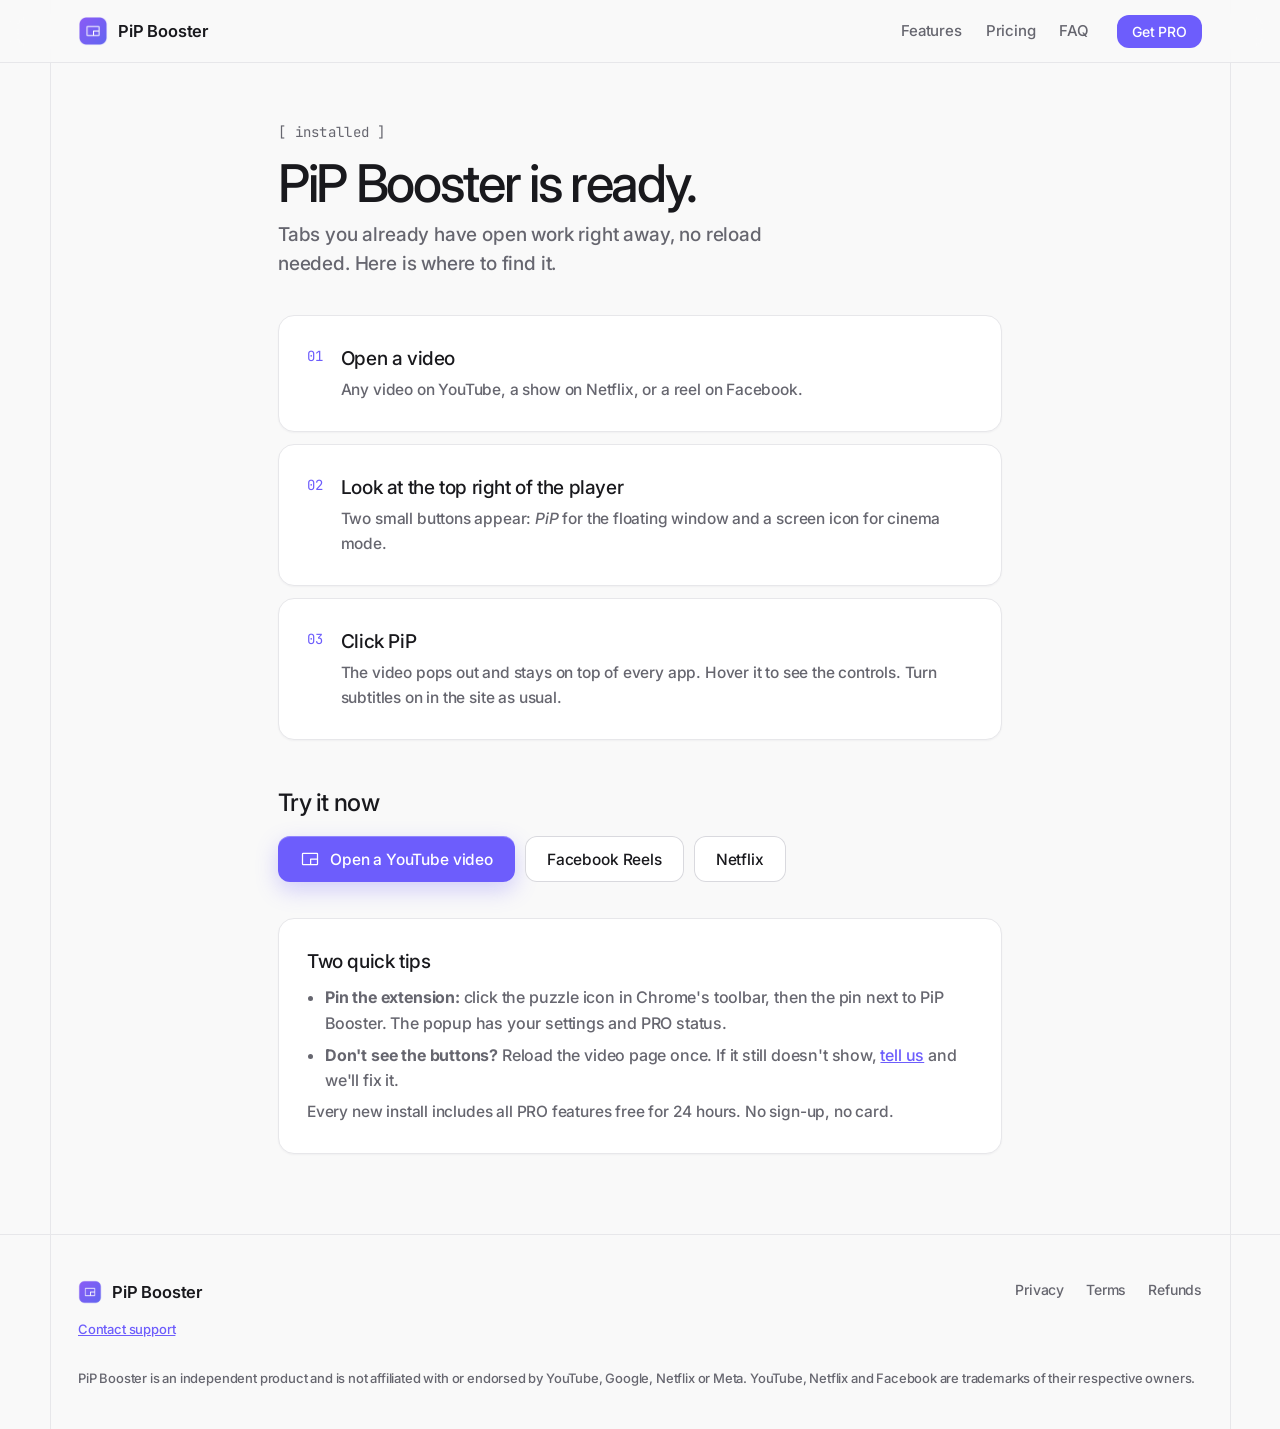
<file: welcome/index.html>
<!DOCTYPE html>
<html lang="en">
<head>
<meta charset="UTF-8">
<meta name="viewport" content="width=device-width, initial-scale=1">
<title>PiP Booster is ready — how to start</title>
<link rel="icon" href="../img/icon-128.png">
<link rel="preconnect" href="https://fonts.googleapis.com">
<link rel="preconnect" href="https://fonts.gstatic.com" crossorigin>
<link href="https://fonts.googleapis.com/css2?family=Inter:wght@400;500;600&family=JetBrains+Mono:wght@400;500&display=swap" rel="stylesheet">
<link rel="stylesheet" href="../style.css">
<meta name="robots" content="noindex">
</head>
<body>
<header class="nav">
  <div class="wrap nav-in">
    <a class="logo" href="../"><img src="../img/icon-128.png" alt="" width="30" height="30">PiP Booster</a>
    <nav class="links">
      <a href="../#features">Features</a>
      <a href="../#pricing">Pricing</a>
      <a href="../#faq">FAQ</a>
    </nav>
    <a class="btn btn-sm" href="https://buy.polar.sh/polar_cl_VhT8J2mt26Sa3eNY66IMgWEqcHpRyMsOtiOFi4Nu2Fy">Get PRO</a>
  </div>
</header>
<!-- Trang mở tự động sau khi cài (background.js): chỉ chỗ nút PiP để user không tưởng extension hỏng -->
<main class="wrap narrow welcome">
  <span class="label">[ installed ]</span>
  <h1>PiP Booster is ready.</h1>
  <p class="lead">Tabs you already have open work right away, no reload needed. Here is where to find it.</p>

  <ol class="welcome-steps">
    <li class="card"><b>01</b><div><h3>Open a video</h3><p>Any video on YouTube, a show on Netflix, or a reel on Facebook.</p></div></li>
    <li class="card"><b>02</b><div><h3>Look at the top right of the player</h3><p>Two small buttons appear: <em>PiP</em> for the floating window and a screen icon for cinema mode.</p></div></li>
    <li class="card"><b>03</b><div><h3>Click PiP</h3><p>The video pops out and stays on top of every app. Hover it to see the controls. Turn subtitles on in the site as usual.</p></div></li>
  </ol>

  <h2 class="welcome-try">Try it now</h2>
  <div class="welcome-links">
    <a class="btn" href="https://www.youtube.com/watch?v=arj7oStGLkU" target="_blank" rel="noopener"><svg xmlns="http://www.w3.org/2000/svg" width="24" height="24" viewBox="0 0 256 256" fill="currentColor"><path d="M216,48H40A16,16,0,0,0,24,64V192a16,16,0,0,0,16,16H216a16,16,0,0,0,16-16V64A16,16,0,0,0,216,48ZM40,64H216v56H136a8,8,0,0,0-8,8v64H40ZM216,192H144V136h72v56Z"/></svg>Open a YouTube video</a>
    <a class="btn btn-ghost" href="https://www.facebook.com/reel/" target="_blank" rel="noopener">Facebook Reels</a>
    <a class="btn btn-ghost" href="https://www.netflix.com/browse" target="_blank" rel="noopener">Netflix</a>
  </div>

  <div class="card welcome-tips">
    <h3>Two quick tips</h3>
    <ul>
      <li><b>Pin the extension:</b> click the puzzle icon in Chrome's toolbar, then the pin next to PiP Booster. The popup has your settings and PRO status.</li>
      <li><b>Don't see the buttons?</b> Reload the video page once. If it still doesn't show, <a href="https://github.com/hoangkimquoc/pip-booster-site/issues/new/choose">tell us</a> and we'll fix it.</li>
    </ul>
    <p class="fine">Every new install includes all PRO features free for 24 hours. No sign-up, no card.</p>
  </div>
</main>
<footer class="foot">
  <div class="wrap foot-in">
    <div>
      <a class="logo" href="../"><img src="../img/icon-128.png" alt="" width="24" height="24">PiP Booster</a>
      <p class="fine"><a href="https://github.com/hoangkimquoc/pip-booster-site/issues/new/choose">Contact support</a></p>
    </div>
    <div class="foot-links">
      <a href="../privacy/">Privacy</a><a href="../terms/">Terms</a><a href="../refund/">Refunds</a>
    </div>
  </div>
  <p class="wrap fine disclaimer">PiP Booster is an independent product and is not affiliated with or endorsed by YouTube, Google, Netflix or Meta. YouTube, Netflix and Facebook are trademarks of their respective owners.</p>
</footer>
</body>
</html>
</file>
<file: style.css>
/* Style Evon (đồng bộ ảnh/video social): nền sáng, Inter 500 tracking chặt, nhãn mono [ ],
   lưới mảnh có dấu "+", card trắng, accent tím PiP. */
:root {
  --bg: #f9f9f9; --bg-alt: #f3f3f5; --card: #fff; --line: #e7e7ea; --line-2: #d9d9de;
  --fg: #19191d; --muted: #66666f; --dim: #9a9aa3;
  --accent: #6d5dfc; --accent-2: #5847f0; --accent-soft: rgba(109,93,252,0.09);
  --mono: 'JetBrains Mono', ui-monospace, Consolas, monospace;
  --radius: 16px; --rail: 1180px;
}
* { box-sizing: border-box; }
html { scroll-behavior: smooth; }
body { margin: 0; color: var(--fg); font: 500 16px/1.6 Inter, -apple-system, 'Segoe UI', sans-serif;
  letter-spacing: -0.011em; -webkit-font-smoothing: antialiased;
  /* 2 đường ray dọc theo mép nội dung */
  background:
    linear-gradient(var(--line), var(--line)) calc(50% - var(--rail) / 2) 0 / 1px 100% no-repeat,
    linear-gradient(var(--line), var(--line)) calc(50% + var(--rail) / 2) 0 / 1px 100% no-repeat,
    var(--bg); }
a { color: var(--accent); }
img { max-width: 100%; display: block; }
svg { flex-shrink: 0; }
h1, h2, h3 { font-weight: 500; }
.wrap { max-width: var(--rail); margin: 0 auto; padding: 0 28px; }
.narrow { max-width: 780px; }
.center { text-align: center; }
.accent { color: var(--accent); }
.label, .kicker { font: 400 14px/1.4 var(--mono); letter-spacing: 0.02em; color: var(--muted); }
.kicker { display: block; text-align: center; margin: 0 0 14px; }

/* ---------- Buttons ---------- */
.btn { display: inline-flex; align-items: center; justify-content: center; gap: 10px; padding: 13px 22px;
  border-radius: 12px; font: 500 15.5px Inter, sans-serif; letter-spacing: -0.01em; color: #fff; text-decoration: none;
  background: var(--accent); box-shadow: 0 1px 0 rgba(255,255,255,0.25) inset, 0 8px 22px rgba(109,93,252,0.28);
  transition: transform .15s, background .15s, box-shadow .15s; }
.btn:hover { background: var(--accent-2); transform: translateY(-1px); }
.btn svg { width: 20px; height: 20px; }
.btn-lg { padding: 15px 26px; font-size: 16.5px; border-radius: 13px; }
.btn-sm { padding: 8px 15px; font-size: 14px; box-shadow: none; }
.btn-ghost { color: var(--fg); background: var(--card); box-shadow: inset 0 0 0 1px var(--line-2); }
.btn-ghost:hover { background: #fff; box-shadow: inset 0 0 0 1px var(--fg); }
.full { width: 100%; }

/* ---------- Top bar (không menu) ---------- */
.top, .nav { position: sticky; top: 0; z-index: 20; backdrop-filter: blur(14px) saturate(1.3);
  background: rgba(249,249,249,0.82); border-bottom: 1px solid var(--line); }
.top-in, .nav-in { display: flex; align-items: center; justify-content: space-between; height: 62px; gap: 28px; }
.logo { display: flex; align-items: center; gap: 10px; font-weight: 600; font-size: 16.5px; color: var(--fg); text-decoration: none; }
.logo img { border-radius: 7px; }

/* ---------- Hero ---------- */
.hero { position: relative; padding: 76px 0 92px; overflow: hidden; }
.hero::before { content: ''; position: absolute; inset: 0; pointer-events: none;
  background: radial-gradient(640px 380px at 80% 30%, rgba(109,93,252,0.12), transparent 70%); }
.hero-grid { position: relative; z-index: 1; display: grid; grid-template-columns: 1fr 1fr; gap: 56px; align-items: center; }
h1 { font-size: clamp(42px, 5.4vw, 68px); line-height: 1.02; letter-spacing: -0.045em; margin: 18px 0 22px; }
.lead { font-size: 19px; line-height: 1.55; color: var(--muted); max-width: 540px; margin: 0; }
.center .lead { margin: 0 auto; }
.platforms { list-style: none; padding: 0; margin: 26px 0 0; display: flex; flex-wrap: wrap; gap: 8px; }
.platforms li { display: inline-flex; align-items: center; gap: 8px; padding: 6px 12px; border-radius: 999px;
  font-size: 14px; background: var(--card); border: 1px solid var(--line-2); }
.soon { font: normal 400 11.5px var(--mono); color: var(--accent); padding: 1px 7px; border-radius: 999px; background: var(--accent-soft); }
.cta { margin-top: 30px; display: flex; flex-wrap: wrap; gap: 12px; }
.trust { list-style: none; padding: 0; margin: 28px 0 0; display: flex; flex-wrap: wrap; gap: 10px 22px; }
.trust li { display: flex; align-items: center; gap: 8px; font-size: 14px; color: var(--muted); }
.trust svg { width: 17px; height: 17px; color: var(--accent); }

/* ---------- Stage: desktop + PiP demo ---------- */
.stage { position: relative; height: 560px; }
.desk { position: absolute; left: 0; top: 30px; width: 88%; height: 440px; border-radius: 14px; overflow: hidden;
  background: #fff; box-shadow: 0 30px 80px rgba(25,25,40,0.14), 0 0 0 1px var(--line); }
.desk-bar { height: 38px; background: #eef0f4; display: flex; align-items: center; gap: 14px; padding: 0 14px; }
.dots { display: flex; gap: 7px; }
.dots i { width: 11px; height: 11px; border-radius: 50%; display: block; background: #ff5f57; }
.dots i:nth-child(2) { background: #febc2e; } .dots i:nth-child(3) { background: #28c840; }
.desk-url { flex: 1; height: 24px; border-radius: 12px; background: #fff; font-size: 12px; color: #6b7080; display: flex; align-items: center; padding-left: 12px; max-width: 320px; }
.desk-body { display: flex; height: calc(100% - 38px); }
.desk-side { width: 120px; background: #f6f7f9; padding: 20px 14px; border-right: 1px solid var(--line); }
.desk-side b { display: block; height: 10px; border-radius: 5px; background: #dfe2e9; margin-bottom: 14px; }
.desk-side b:first-child { background: #d6d0ff; }
.desk-page { flex: 1; padding: 30px 34px; }
.desk-h { width: 46%; height: 18px; border-radius: 6px; background: #cfd3dc; margin-bottom: 20px; }
.desk-l { height: 9px; border-radius: 5px; background: #e7e9ef; margin-bottom: 11px; }
.desk-chart { display: flex; align-items: flex-end; gap: 12px; height: 110px; margin: 22px 0; }
.desk-chart i { flex: 1; display: block; border-radius: 6px 6px 0 0; background: linear-gradient(#b3a9ff, var(--accent)); }

.demo-pip { position: absolute; right: 0; top: 0; width: 280px; aspect-ratio: 9 / 16; border-radius: 14px; overflow: hidden;
  background: #000; z-index: 5; box-shadow: 0 34px 80px rgba(25,25,40,0.32), 0 0 0 1px rgba(0,0,0,0.08);
  transition: opacity .25s, transform .25s; }
.demo-pip.closed { opacity: 0; transform: scale(0.92); pointer-events: none; }
.demo-titlebar { position: absolute; top: 0; left: 0; right: 0; height: 30px; z-index: 30; display: flex; align-items: center; gap: 7px;
  padding: 0 10px; font-size: 11.5px; color: rgba(255,255,255,0.9); cursor: grab; user-select: none;
  background: linear-gradient(rgba(0,0,0,0.6), transparent); }
.demo-titlebar img { width: 14px; height: 14px; border-radius: 3px; }
.demo-titlebar span { margin-left: auto; opacity: .55; font-size: 10.5px; }
.demo-titlebar:active { cursor: grabbing; }
.demo-frame { position: absolute; inset: 0; }
.demo-note { position: absolute; left: 50%; top: 44%; transform: translate(-50%, -50%) scale(.96); z-index: 40;
  padding: 8px 14px; border-radius: 10px; background: rgba(15,15,25,0.9); color: #fff; font-size: 13px; font-weight: 600;
  white-space: nowrap; opacity: 0; pointer-events: none; transition: opacity .2s, transform .2s; }
.demo-note.show { opacity: 1; transform: translate(-50%, -50%) scale(1); }
.demo-reopen { position: absolute; right: 40px; top: 40%; z-index: 6; display: inline-flex; align-items: center; gap: 8px;
  padding: 11px 16px; border: 0; border-radius: 12px; cursor: pointer; font: 500 14px Inter, sans-serif; color: #fff;
  background: var(--accent); box-shadow: 0 8px 22px rgba(109,93,252,0.3); }
.demo-reopen svg { width: 18px; height: 18px; }
.demo-reopen[hidden] { display: none; }
.stage-hint { position: absolute; left: 0; bottom: 0; margin: 0; font: 400 13px var(--mono); color: var(--dim); }

/* ---------- Sections: đường kẻ ngang + dấu "+" ở giao điểm với ray ---------- */
.section, .final { position: relative; padding: 104px 0; border-top: 1px solid var(--line); }
.section::before, .section::after, .final::before, .final::after { content: '+'; position: absolute; top: -13px;
  font: 300 22px/1 var(--mono); color: var(--dim); }
.section::before, .final::before { left: calc(50% - var(--rail) / 2 - 7px); }
.section::after, .final::after { left: calc(50% + var(--rail) / 2 - 6px); }
.section.alt { background: var(--bg-alt); }
.h2 { font-size: clamp(30px, 4vw, 46px); letter-spacing: -0.04em; line-height: 1.08; margin: 0 auto 52px; text-align: center; max-width: 820px; }

.card { padding: 28px; border-radius: var(--radius); background: var(--card); border: 1px solid var(--line);
  box-shadow: 0 1px 2px rgba(25,25,40,0.04); }
.card > svg { width: 24px; height: 24px; color: var(--accent); padding: 9px; box-sizing: content-box; border-radius: 11px; background: var(--accent-soft); }
.card h3 { font-size: 19px; margin: 18px 0 6px; letter-spacing: -0.02em; }
.card p { margin: 0; color: var(--muted); font-size: 15.5px; }
.pains, .promise { display: grid; grid-template-columns: repeat(3, 1fr); gap: 16px; }
.pain > svg { color: #e5484d; background: rgba(229,72,77,0.08); }

/* Thẻ theo nền tảng: nhãn Free / PRO + danh sách gạch đầu dòng */
.site h3 { margin-top: 0; font-size: 22px; display: flex; align-items: center; gap: 8px; flex-wrap: wrap; }
.site .tier { margin: 16px 0 6px; font: 400 12px var(--mono); color: var(--muted); }
.site .pro-tier { color: var(--accent); }
.site ul { list-style: none; padding: 0; margin: 0; }
.site li { position: relative; padding: 4px 0 4px 20px; font-size: 15px; color: var(--fg); }
.site li::before { content: ''; position: absolute; left: 2px; top: 11px; width: 9px; height: 5px;
  border-left: 2px solid var(--line-2); border-bottom: 2px solid var(--line-2); transform: rotate(-45deg); }
.site .pro-tier + ul li::before { border-color: var(--accent); }

.steps { display: grid; grid-template-columns: repeat(3, 1fr); gap: 16px; margin-bottom: 64px; }
.step b { font: 400 14px var(--mono); color: var(--accent); }
.step h3 { margin-top: 12px; }

.usps { display: grid; gap: 18px; }
.usp { display: grid; grid-template-columns: 1.15fr 1fr; gap: 44px; align-items: center; padding: 22px; border-radius: 22px; }
.usp:nth-child(even) > :first-child { order: 2; }
.usp > img { width: 100%; height: auto; border-radius: 14px; border: 1px solid var(--line); }
.usp h3 { font-size: 27px; margin: 10px 0 10px; letter-spacing: -0.035em; }
.usp p { font-size: 17px; }
.kbd-art, .subs-art { height: 300px; border-radius: 14px; display: flex; align-items: center; justify-content: center; gap: 18px;
  background: radial-gradient(360px 200px at 50% 50%, var(--accent-soft), transparent 70%), var(--bg); border: 1px solid var(--line); }
.kbd-art span { font-size: 28px; color: var(--dim); }
kbd { font: 500 32px Inter, sans-serif; color: var(--fg); min-width: 96px; text-align: center; padding: 22px 26px; border-radius: 16px;
  background: #fff; border: 1px solid var(--line-2); box-shadow: 0 5px 0 var(--line-2), 0 14px 30px rgba(25,25,40,0.08); }

/* Minh hoạ phụ đề trong cửa sổ nổi (ảnh tĩnh + dòng phụ đề HTML) */
.subs-art { overflow: hidden; }
.subs-win { position: relative; width: 62%; aspect-ratio: 16 / 10; border-radius: 12px; overflow: hidden; background: #000;
  box-shadow: 0 24px 60px rgba(25,25,40,0.25); }
.subs-frame { width: 100%; height: 100%; object-fit: cover; }
.subs-bar { position: absolute; top: 0; left: 0; right: 0; display: flex; align-items: center; gap: 6px; padding: 6px 9px;
  font-size: 11px; color: rgba(255,255,255,0.9); background: linear-gradient(rgba(0,0,0,0.55), transparent); }
.subs-bar img { width: 13px; height: 13px; border-radius: 3px; }
.subs-line { position: absolute; left: 6%; right: 6%; bottom: 9%; margin: 0; text-align: center; color: #fff;
  font: 500 clamp(12px, 1.35vw, 16px)/1.55 Inter, sans-serif; letter-spacing: 0; }
.subs-line span { padding: 2px 8px; background: rgba(0,0,0,0.72); border-radius: 4px; box-decoration-break: clone; -webkit-box-decoration-break: clone; }

/* ---------- Pricing ---------- */
.plans { display: grid; grid-template-columns: 1fr 1fr; gap: 18px; max-width: 880px; margin: 0 auto; }
.plan { position: relative; padding: 34px; border-radius: 22px; display: flex; flex-direction: column; }
.plan.pro { border-color: var(--accent); box-shadow: 0 0 0 1px var(--accent), 0 30px 80px rgba(109,93,252,0.16); }
.plan h3 { margin: 0; font: 400 15px var(--mono); color: var(--muted); }
.price { font-size: 54px; font-weight: 500; letter-spacing: -0.05em; margin: 6px 0 22px; display: flex; align-items: baseline; gap: 10px; }
.price small { font-size: 15px; font-weight: 500; color: var(--muted); letter-spacing: 0; }
.plan ul { list-style: none; padding: 0; margin: 0 0 28px; flex: 1; }
.plan li { padding: 8px 0 8px 28px; position: relative; color: var(--fg); font-size: 15.5px; border-bottom: 1px dashed var(--line); }
.plan li:last-child { border-bottom: 0; }
.plan li b { font-weight: 600; }
.plan li::before { content: ''; position: absolute; left: 2px; top: 15px; width: 11px; height: 6px;
  border-left: 2px solid var(--accent); border-bottom: 2px solid var(--accent); transform: rotate(-45deg); }
.badge { position: absolute; top: 24px; right: 24px; font: 400 12px var(--mono); padding: 4px 10px; border-radius: 999px;
  color: var(--accent); background: var(--accent-soft); }
.fine { font-size: 13px; color: var(--muted); margin: 14px 0 0; text-align: center; }

/* ---------- FAQ ---------- */
details { border-bottom: 1px solid var(--line); padding: 20px 0; }
summary { cursor: pointer; list-style: none; display: flex; justify-content: space-between; gap: 20px; font-size: 17.5px; letter-spacing: -0.02em; }
summary::-webkit-details-marker { display: none; }
summary::after { content: '+'; font-family: var(--mono); color: var(--muted); font-size: 22px; line-height: 1; transition: transform .2s; }
details[open] summary::after { transform: rotate(45deg); }
details p { margin: 12px 0 0; color: var(--muted); }

/* ---------- Final CTA ---------- */
.final { padding: 112px 0; background: radial-gradient(640px 320px at 50% 100%, rgba(109,93,252,0.14), transparent 70%), var(--bg); }
.final .h2 { margin: 14px auto 14px; }
.final .btn { margin-top: 30px; }

/* ---------- Footer ---------- */
.foot { padding: 44px 0 40px; border-top: 1px solid var(--line); }
.foot-in { display: flex; justify-content: space-between; align-items: flex-start; gap: 20px; }
.foot .fine { text-align: left; }
.foot-links { display: flex; gap: 22px; }
.foot-links a { color: var(--muted); text-decoration: none; font-size: 14px; }
.foot-links a:hover { color: var(--fg); }
.foot .disclaimer { margin: 28px auto 0; }

/* ---------- Welcome (sau khi cài) ---------- */
.welcome { padding: 56px 28px 80px; }
.welcome h1 { font-size: clamp(34px, 5vw, 52px); letter-spacing: -0.045em; margin: 12px 0 10px; }
.welcome-steps { list-style: none; padding: 0; margin: 36px 0 0; display: grid; gap: 12px; }
.welcome-steps li { display: flex; gap: 18px; align-items: flex-start; }
.welcome-steps b { font: 400 14px var(--mono); color: var(--accent); padding-top: 3px; }
.welcome-steps h3 { margin: 0 0 4px; }
.welcome-try { font-size: 24px; letter-spacing: -0.03em; margin: 44px 0 14px; }
.welcome-links { display: flex; flex-wrap: wrap; gap: 10px; }
.welcome-tips { margin-top: 36px; }
.welcome-tips h3 { margin-top: 0; }
.welcome-tips ul { padding-left: 18px; margin: 8px 0 0; color: var(--muted); }
.welcome-tips li { margin: 6px 0; }
.welcome-tips .fine { text-align: left; }

/* ---------- Legal pages ---------- */
.links { display: flex; gap: 24px; margin-left: auto; }
.links a { color: var(--muted); text-decoration: none; font-size: 15px; }
.links a:hover { color: var(--fg); }
.legal { padding: 64px 28px 80px; }
.legal h1 { font-size: clamp(32px, 5vw, 46px); margin: 0 0 6px; }
.legal h2 { font-size: 21px; margin: 36px 0 8px; letter-spacing: -0.02em; }
.legal p, .legal li { color: #3c3c44; }
.legal .muted { color: var(--muted); }
.legal code { font-size: 14px; padding: 1px 6px; border-radius: 5px; background: var(--bg-alt); border: 1px solid var(--line); }

/* ---------- Responsive ---------- */
@media (max-width: 1240px) { body { background: var(--bg); } .section::before, .section::after, .final::before, .final::after { display: none; } }
@media (max-width: 960px) {
  .hero-grid { grid-template-columns: 1fr; gap: 40px; }
  .stage { height: 520px; }
  .desk { width: 92%; height: 380px; }
  .usp { grid-template-columns: 1fr; gap: 22px; }
  .usp:nth-child(even) > :first-child { order: 0; }
}
@media (max-width: 720px) {
  .wrap { padding: 0 16px; }
  .pains, .steps, .promise, .plans { grid-template-columns: 1fr; }
  .section { padding: 76px 0; }
  .hero { padding: 44px 0 64px; }
  .cta .btn, .final .btn { width: 100%; }
  .desk { display: none; }
  .stage { height: auto; display: flex; flex-direction: column; align-items: center; gap: 14px; }
  .demo-pip { position: relative; width: min(300px, 82vw); }
  .demo-titlebar span { display: none; }
  .stage-hint { position: static; text-align: center; }
  .demo-reopen { position: static; }
  .links { display: none; }
  .nav-in .btn-sm { margin-left: auto; }
  .foot-in { flex-direction: column; }
  .kbd-art, .subs-art { height: 220px; }
  .subs-win { width: 92%; }
  .subs-line { font-size: 10.5px; left: 3%; right: 3%; }
  kbd { font-size: 26px; min-width: 76px; padding: 16px 20px; }
  .usp h3 { font-size: 23px; }
}
</file>
